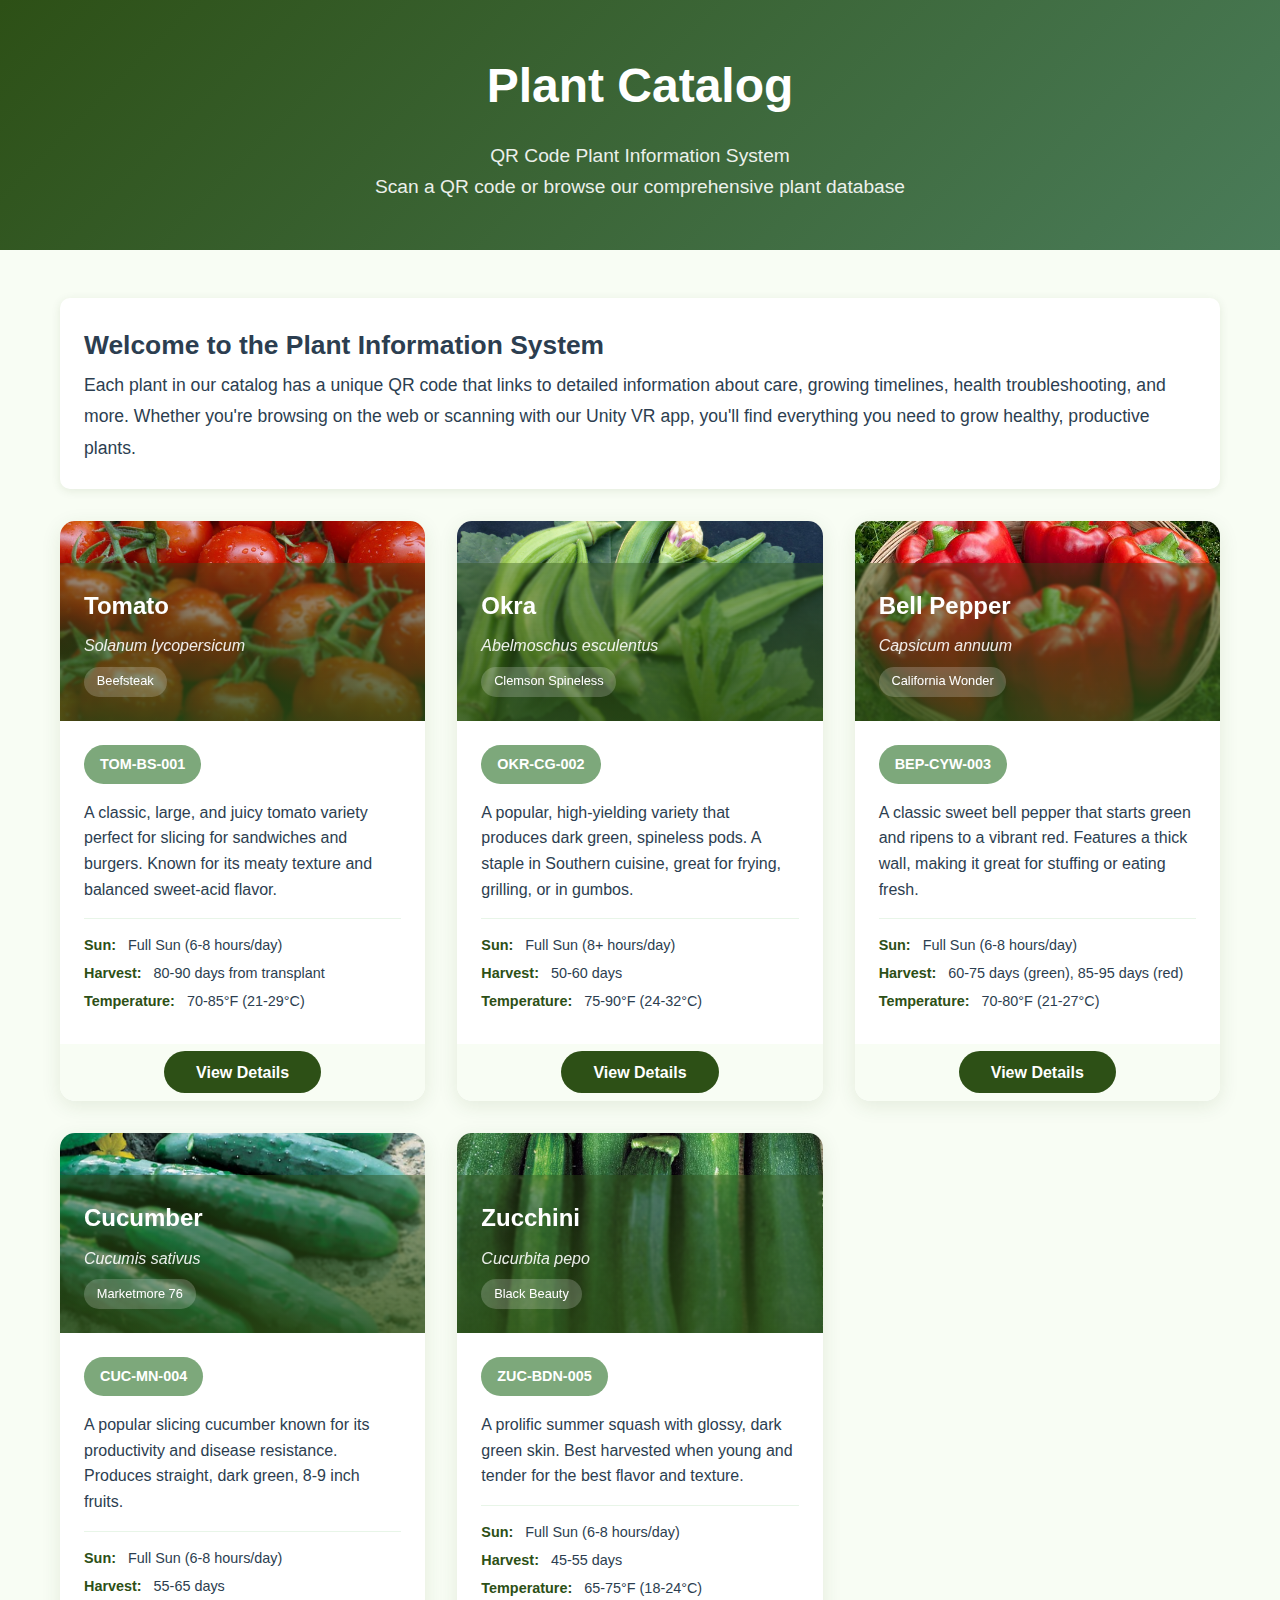
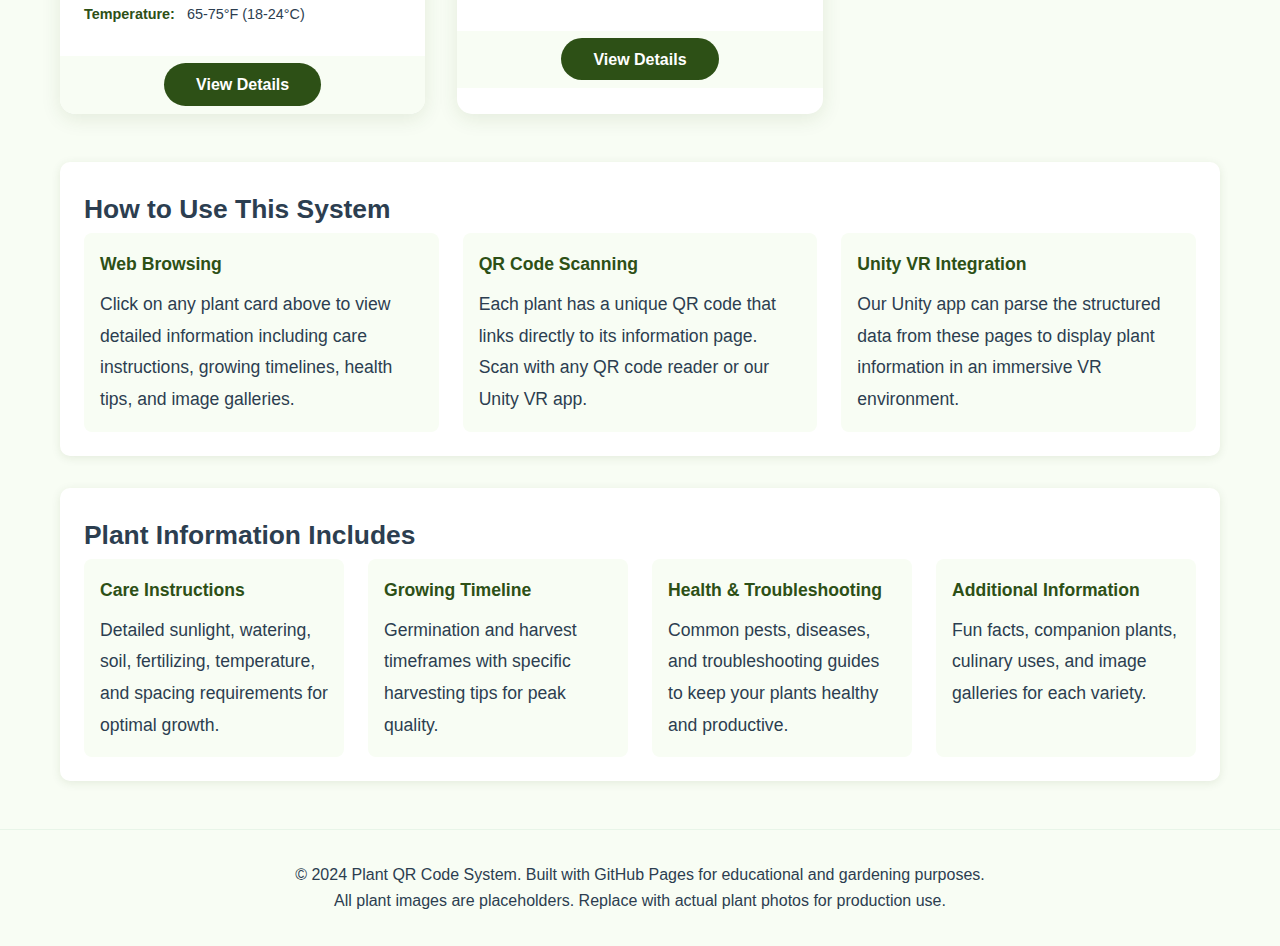
<file: index.html>
<!DOCTYPE html>
<html lang="en">
<head>
    <meta charset="UTF-8">
    <meta name="viewport" content="width=device-width, initial-scale=1.0">
    <title>Plant Catalog | QR Code Plant Information System</title>
    <meta name="description" content="Comprehensive plant information catalog featuring detailed care instructions, growing timelines, and troubleshooting guides for your garden.">
    
    <!-- Open Graph meta tags -->
    <meta property="og:title" content="Plant Catalog | QR Code Plant Information System">
    <meta property="og:description" content="Comprehensive plant information catalog featuring detailed care instructions for tomatoes, okra, bell peppers, cucumbers, and zucchini.">
    <meta property="og:type" content="website">
    <meta property="og:url" content="https://henryvu27.github.io/">
    <meta property="og:image" content="https://placehold.co/1200x630/2d5016/FFFFFF?text=Plant+Catalog">
    
    <!-- Twitter Card meta tags -->
    <meta name="twitter:card" content="summary_large_image">
    <meta name="twitter:title" content="Plant Catalog | QR Code Plant Information System">
    <meta name="twitter:description" content="Comprehensive plant information catalog with detailed care instructions.">
    <meta name="twitter:image" content="https://placehold.co/1200x630/2d5016/FFFFFF?text=Plant+Catalog">
    
    <link rel="stylesheet" href="css/plant-styles.css">
    
    <!-- JSON-LD Structured Data for the catalog -->
    <script type="application/ld+json">
    {
      "@context": "https://schema.org",
      "@type": "ItemList",
      "name": "Plant Catalog",
      "description": "Comprehensive plant information catalog with QR code integration",
      "numberOfItems": 5,
      "itemListElement": [
        {
          "@type": "ListItem",
          "position": 1,
          "item": {
            "@type": "Product",
            "identifier": "TOM-BS-001",
            "name": "Tomato - Beefsteak",
            "url": "https://henryvu27.github.io/plants/TOM-BS-001"
          }
        },
        {
          "@type": "ListItem",
          "position": 2,
          "item": {
            "@type": "Product",
            "identifier": "OKR-CG-002",
            "name": "Okra - Clemson Spineless",
            "url": "https://henryvu27.github.io/plants/OKR-CG-002"
          }
        },
        {
          "@type": "ListItem",
          "position": 3,
          "item": {
            "@type": "Product",
            "identifier": "BEP-CYW-003",
            "name": "Bell Pepper - California Wonder",
            "url": "https://henryvu27.github.io/plants/BEP-CYW-003"
          }
        },
        {
          "@type": "ListItem",
          "position": 4,
          "item": {
            "@type": "Product",
            "identifier": "CUC-MN-004",
            "name": "Cucumber - Marketmore 76",
            "url": "https://henryvu27.github.io/plants/CUC-MN-004"
          }
        },
        {
          "@type": "ListItem",
          "position": 5,
          "item": {
            "@type": "Product",
            "identifier": "ZUC-BDN-005",
            "name": "Zucchini - Black Beauty",
            "url": "https://henryvu27.github.io/plants/ZUC-BDN-005"
          }
        }
      ]
    }
    </script>
</head>
<body>
    <header class="catalog-header">
        <div class="container">
            <h1>Plant Catalog</h1>
            <p>QR Code Plant Information System</p>
            <p>Scan a QR code or browse our comprehensive plant database</p>
        </div>
    </header>

    <main class="container">
        <section class="description">
            <h2>Welcome to the Plant Information System</h2>
            <p>Each plant in our catalog has a unique QR code that links to detailed information about care, growing timelines, health troubleshooting, and more. Whether you're browsing on the web or scanning with our Unity VR app, you'll find everything you need to grow healthy, productive plants.</p>
        </section>

        <section class="plant-grid">
            <!-- Tomato - Beefsteak -->
            <div class="plant-card">
                <div class="plant-card-header" style="background-image: url('assets/images/TOM-BS-001-fruit.jpg')">
                    <div class="header-overlay">
                        <h3>Tomato</h3>
                        <div class="botanical">Solanum lycopersicum</div>
                        <div class="variety">Beefsteak</div>
                    </div>
                </div>
                <div class="plant-card-content">
                    <div class="plant-id">TOM-BS-001</div>
                    <p>A classic, large, and juicy tomato variety perfect for slicing for sandwiches and burgers. Known for its meaty texture and balanced sweet-acid flavor.</p>
                    
                    <div class="quick-info">
                        <div class="info-item">
                            <strong>Sun:</strong> Full Sun (6-8 hours/day)
                        </div>
                        <div class="info-item">
                            <strong>Harvest:</strong> 80-90 days from transplant
                        </div>
                        <div class="info-item">
                            <strong>Temperature:</strong> 70-85°F (21-29°C)
                        </div>
                    </div>
                </div>
                <div class="plant-card-footer">
                    <a href="plants/TOM-BS-001.html" class="plant-link">View Details</a>
                </div>
            </div>

            <!-- Okra - Clemson Spineless -->
            <div class="plant-card">
                <div class="plant-card-header" style="background-image: url('assets/images/OKR-CG-002-fruit.jpg')">
                    <div class="header-overlay">
                        <h3>Okra</h3>
                        <div class="botanical">Abelmoschus esculentus</div>
                        <div class="variety">Clemson Spineless</div>
                    </div>
                </div>
                <div class="plant-card-content">
                    <div class="plant-id">OKR-CG-002</div>
                    <p>A popular, high-yielding variety that produces dark green, spineless pods. A staple in Southern cuisine, great for frying, grilling, or in gumbos.</p>
                    
                    <div class="quick-info">
                        <div class="info-item">
                            <strong>Sun:</strong> Full Sun (8+ hours/day)
                        </div>
                        <div class="info-item">
                            <strong>Harvest:</strong> 50-60 days
                        </div>
                        <div class="info-item">
                            <strong>Temperature:</strong> 75-90°F (24-32°C)
                        </div>
                    </div>
                </div>
                <div class="plant-card-footer">
                    <a href="plants/OKR-CG-002.html" class="plant-link">View Details</a>
                </div>
            </div>

            <!-- Bell Pepper - California Wonder -->
            <div class="plant-card">
                <div class="plant-card-header" style="background-image: url('assets/images/BEP-CYW-003-fruit.jpg')">
                    <div class="header-overlay">
                        <h3>Bell Pepper</h3>
                        <div class="botanical">Capsicum annuum</div>
                        <div class="variety">California Wonder</div>
                    </div>
                </div>
                <div class="plant-card-content">
                    <div class="plant-id">BEP-CYW-003</div>
                    <p>A classic sweet bell pepper that starts green and ripens to a vibrant red. Features a thick wall, making it great for stuffing or eating fresh.</p>
                    
                    <div class="quick-info">
                        <div class="info-item">
                            <strong>Sun:</strong> Full Sun (6-8 hours/day)
                        </div>
                        <div class="info-item">
                            <strong>Harvest:</strong> 60-75 days (green), 85-95 days (red)
                        </div>
                        <div class="info-item">
                            <strong>Temperature:</strong> 70-80°F (21-27°C)
                        </div>
                    </div>
                </div>
                <div class="plant-card-footer">
                    <a href="plants/BEP-CYW-003.html" class="plant-link">View Details</a>
                </div>
            </div>

            <!-- Cucumber - Marketmore 76 -->
            <div class="plant-card">
                <div class="plant-card-header" style="background-image: url('assets/images/CUC-MN-004-fruit.jpg')">
                    <div class="header-overlay">
                        <h3>Cucumber</h3>
                        <div class="botanical">Cucumis sativus</div>
                        <div class="variety">Marketmore 76</div>
                    </div>
                </div>
                <div class="plant-card-content">
                    <div class="plant-id">CUC-MN-004</div>
                    <p>A popular slicing cucumber known for its productivity and disease resistance. Produces straight, dark green, 8-9 inch fruits.</p>
                    
                    <div class="quick-info">
                        <div class="info-item">
                            <strong>Sun:</strong> Full Sun (6-8 hours/day)
                        </div>
                        <div class="info-item">
                            <strong>Harvest:</strong> 55-65 days
                        </div>
                        <div class="info-item">
                            <strong>Temperature:</strong> 65-75°F (18-24°C)
                        </div>
                    </div>
                </div>
                <div class="plant-card-footer">
                    <a href="plants/CUC-MN-004.html" class="plant-link">View Details</a>
                </div>
            </div>

            <!-- Zucchini - Black Beauty -->
            <div class="plant-card">
                <div class="plant-card-header" style="background-image: url('assets/images/ZUC-BDN-005-fruit.jpg')">
                    <div class="header-overlay">
                        <h3>Zucchini</h3>
                        <div class="botanical">Cucurbita pepo</div>
                        <div class="variety">Black Beauty</div>
                    </div>
                </div>
                <div class="plant-card-content">
                    <div class="plant-id">ZUC-BDN-005</div>
                    <p>A prolific summer squash with glossy, dark green skin. Best harvested when young and tender for the best flavor and texture.</p>
                    
                    <div class="quick-info">
                        <div class="info-item">
                            <strong>Sun:</strong> Full Sun (6-8 hours/day)
                        </div>
                        <div class="info-item">
                            <strong>Harvest:</strong> 45-55 days
                        </div>
                        <div class="info-item">
                            <strong>Temperature:</strong> 65-75°F (18-24°C)
                        </div>
                    </div>
                </div>
                <div class="plant-card-footer">
                    <a href="plants/ZUC-BDN-005.html" class="plant-link">View Details</a>
                </div>
            </div>
        </section>

        <section class="description">
            <h2>How to Use This System</h2>
            <div class="additional-grid">
                <div class="info-block">
                    <h4>Web Browsing</h4>
                    <p>Click on any plant card above to view detailed information including care instructions, growing timelines, health tips, and image galleries.</p>
                </div>
                <div class="info-block">
                    <h4>QR Code Scanning</h4>
                    <p>Each plant has a unique QR code that links directly to its information page. Scan with any QR code reader or our Unity VR app.</p>
                </div>
                <div class="info-block">
                    <h4>Unity VR Integration</h4>
                    <p>Our Unity app can parse the structured data from these pages to display plant information in an immersive VR environment.</p>
                </div>
            </div>
        </section>

        <section class="description">
            <h2>Plant Information Includes</h2>
            <div class="additional-grid">
                <div class="info-block">
                    <h4>Care Instructions</h4>
                    <p>Detailed sunlight, watering, soil, fertilizing, temperature, and spacing requirements for optimal growth.</p>
                </div>
                <div class="info-block">
                    <h4>Growing Timeline</h4>
                    <p>Germination and harvest timeframes with specific harvesting tips for peak quality.</p>
                </div>
                <div class="info-block">
                    <h4>Health & Troubleshooting</h4>
                    <p>Common pests, diseases, and troubleshooting guides to keep your plants healthy and productive.</p>
                </div>
                <div class="info-block">
                    <h4>Additional Information</h4>
                    <p>Fun facts, companion plants, culinary uses, and image galleries for each variety.</p>
                </div>
            </div>
        </section>
    </main>

    <footer style="text-align: center; padding: 2rem 0; margin-top: 3rem; border-top: 1px solid var(--border-light);">
        <div class="container">
            <p>&copy; 2024 Plant QR Code System. Built with GitHub Pages for educational and gardening purposes.</p>
            <p>All plant images are placeholders. Replace with actual plant photos for production use.</p>
        </div>
    </footer>

    <script>
        // Simple script to add some interactivity
        document.addEventListener('DOMContentLoaded', function() {
            // Add hover effects to plant cards
            const plantCards = document.querySelectorAll('.plant-card');
            
            plantCards.forEach(card => {
                card.addEventListener('mouseenter', function() {
                    this.style.transform = 'translateY(-5px)';
                });
                
                card.addEventListener('mouseleave', function() {
                    this.style.transform = 'translateY(0)';
                });
            });
            
            // Add smooth scroll behavior for anchor links
            document.querySelectorAll('a[href^="#"]').forEach(anchor => {
                anchor.addEventListener('click', function (e) {
                    e.preventDefault();
                    document.querySelector(this.getAttribute('href')).scrollIntoView({
                        behavior: 'smooth'
                    });
                });
            });
        });
    </script>
</body>
</html>
</file>
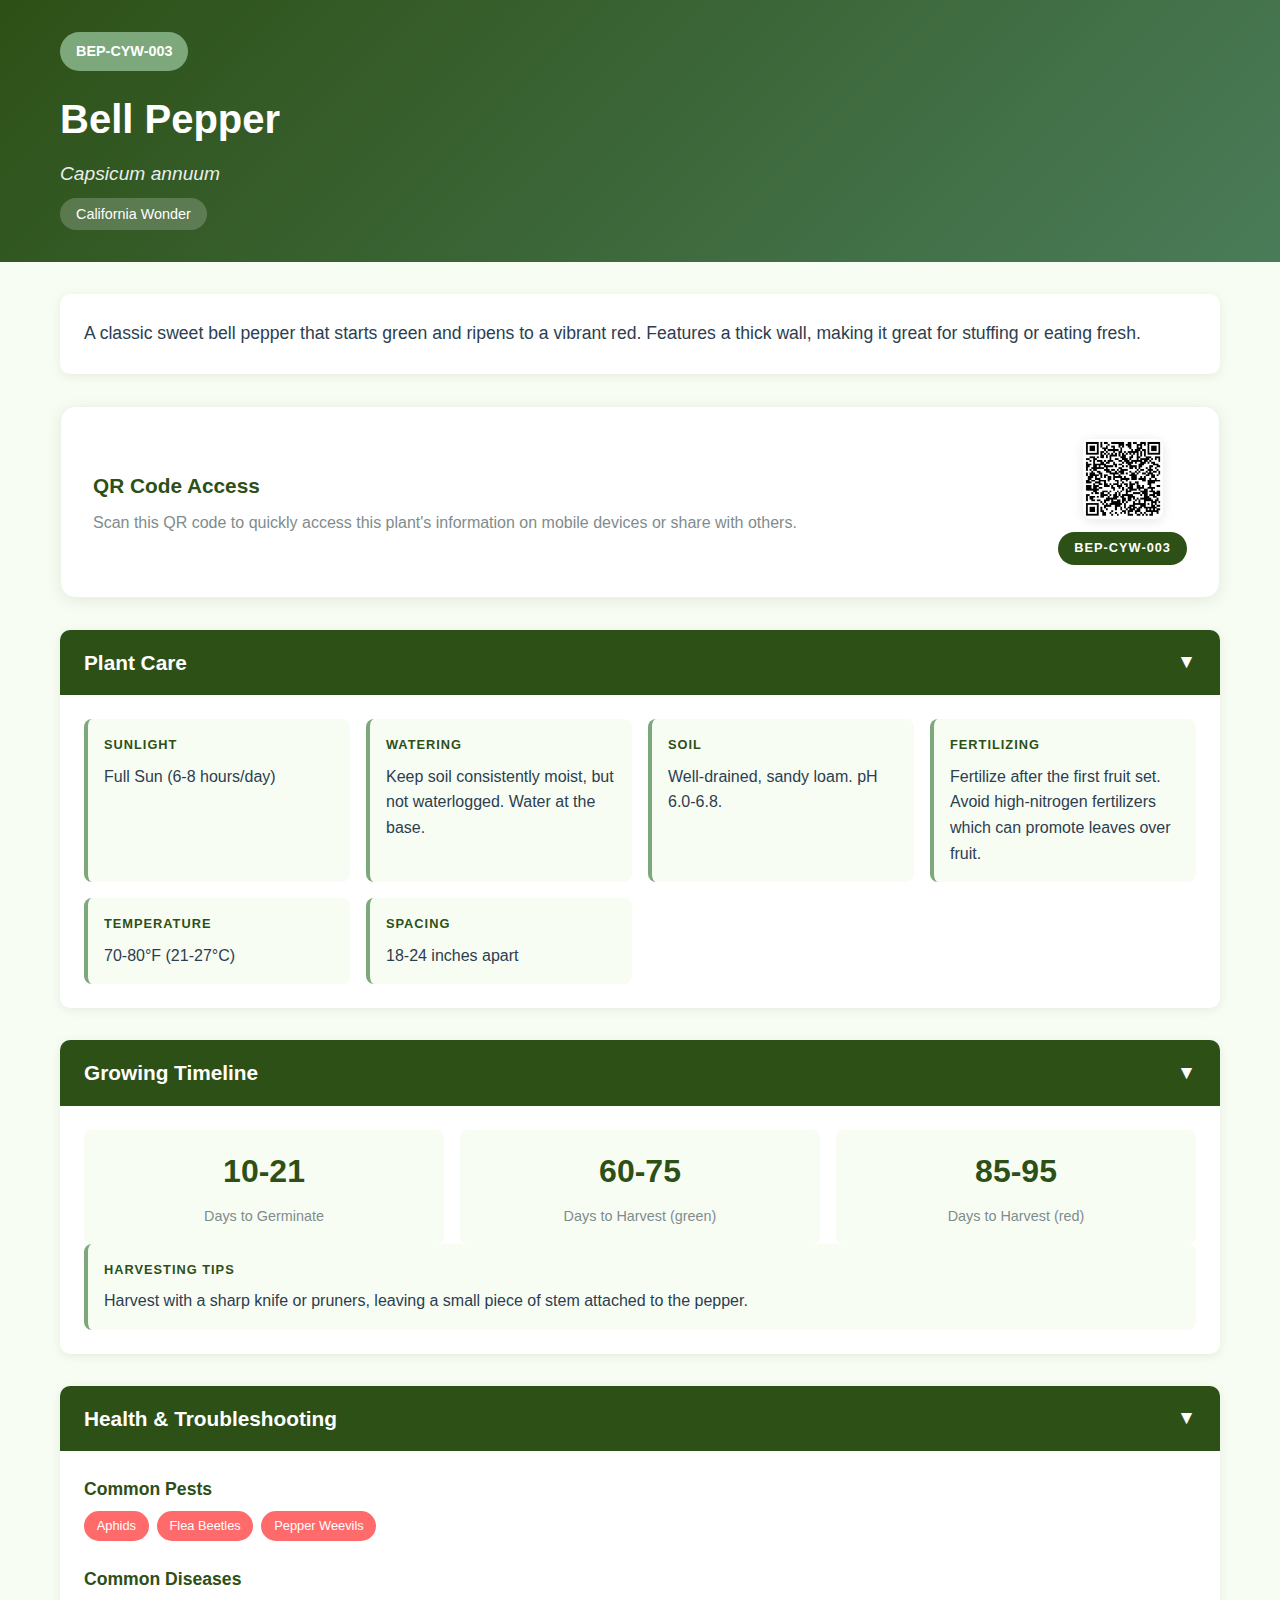
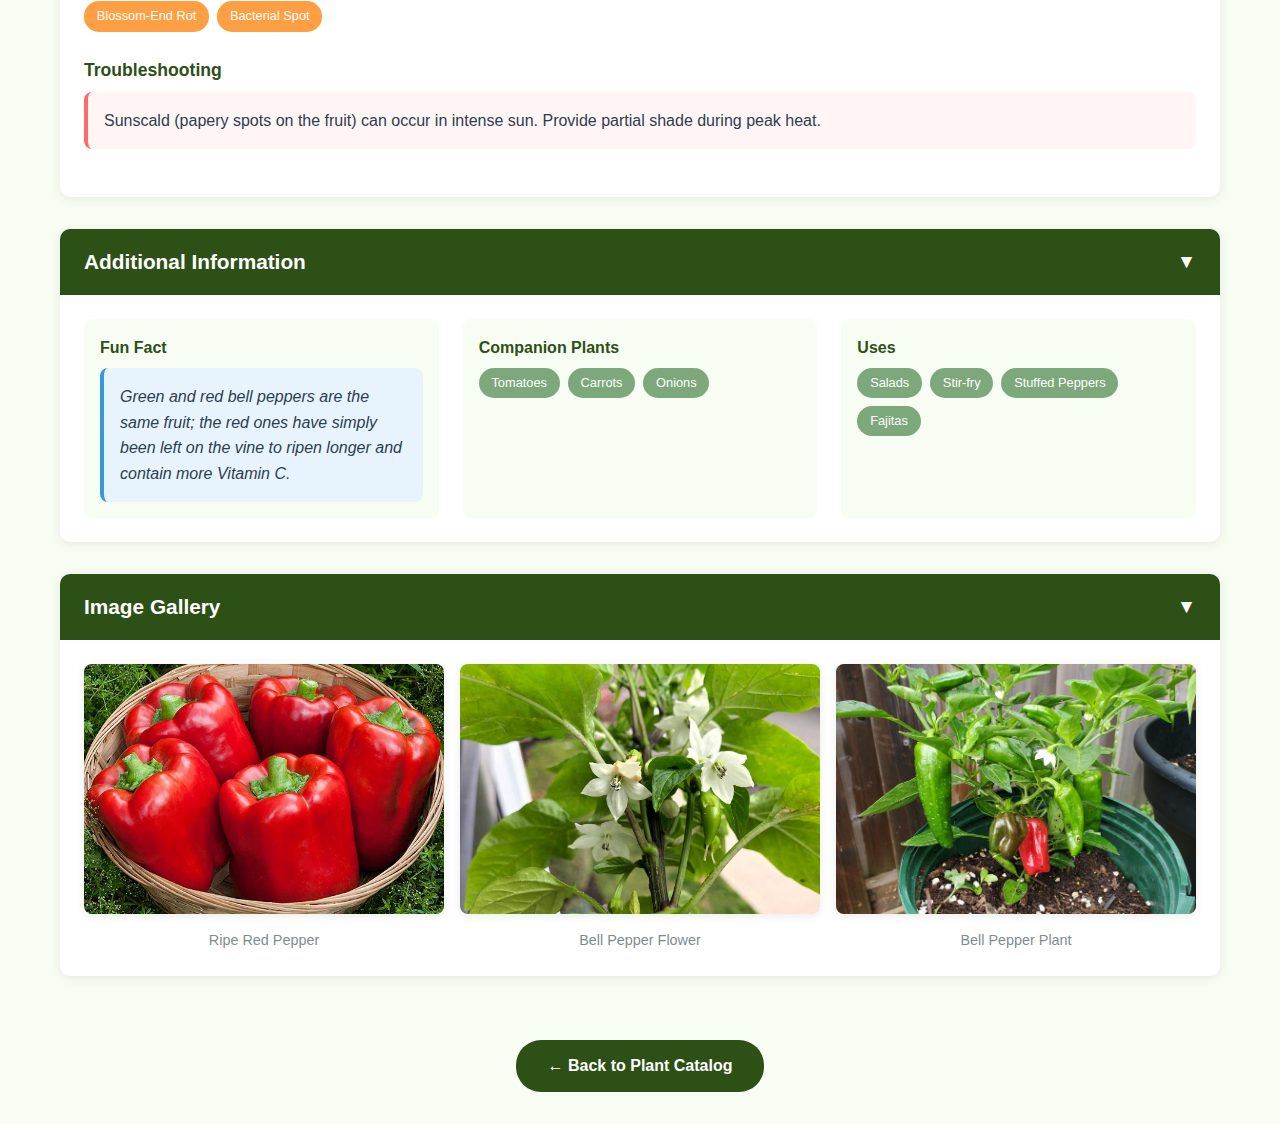
<file: plants/BEP-CYW-003.html>
<!DOCTYPE html>
<html lang="en">
<head>
    <meta charset="UTF-8">
    <meta name="viewport" content="width=device-width, initial-scale=1.0">
    <title>Bell Pepper - California Wonder (BEP-CYW-003) | Plant Information</title>
    <meta name="description" content="A classic sweet bell pepper that starts green and ripens to a vibrant red. Features a thick wall, making it great for stuffing or eating fresh.">
    
    <!-- Open Graph meta tags -->
    <meta property="og:title" content="Bell Pepper - California Wonder (BEP-CYW-003)">
    <meta property="og:description" content="A classic sweet bell pepper that starts green and ripens to a vibrant red. Features a thick wall, making it great for stuffing or eating fresh.">
    <meta property="og:type" content="website">
    <meta property="og:url" content="https://henryvu27.github.io/plants/BEP-CYW-003">
    <meta property="og:image" content="https://henryvu27.github.io/assets/images/BEP-CYW-003-fruit.jpg">
    
    <!-- Twitter Card meta tags -->
    <meta name="twitter:card" content="summary_large_image">
    <meta name="twitter:title" content="Bell Pepper - California Wonder (BEP-CYW-003)">
    <meta name="twitter:description" content="A classic sweet bell pepper that starts green and ripens to a vibrant red.">
    <meta name="twitter:image" content="https://henryvu27.github.io/assets/images/BEP-CYW-003-fruit.jpg">
    
    <link rel="stylesheet" href="../css/plant-styles.css">
    
    <!-- JSON-LD Structured Data for Unity parsing -->
    <script type="application/ld+json">
    {
      "@context": "https://schema.org",
      "@type": "Product",
      "identifier": "BEP-CYW-003",
      "name": "Bell Pepper - California Wonder",
      "botanicalName": "Capsicum annuum",
      "variety": "California Wonder",
      "description": "A classic sweet bell pepper that starts green and ripens to a vibrant red. Features a thick wall, making it great for stuffing or eating fresh.",
      "plantCare": {
        "sunlight": "Full Sun (6-8 hours/day)",
        "watering": "Keep soil consistently moist, but not waterlogged. Water at the base.",
        "soil": "Well-drained, sandy loam. pH 6.0-6.8.",
        "fertilizing": "Fertilize after the first fruit set. Avoid high-nitrogen fertilizers which can promote leaves over fruit.",
        "idealTemperature": "70-80°F (21-27°C)",
        "spacing": "18-24 inches apart"
      },
      "timeline": {
        "daysToGerminate": "10-21 days",
        "daysToHarvest": "60-75 days (green), 85-95 days (red)",
        "harvestingTips": "Harvest with a sharp knife or pruners, leaving a small piece of stem attached to the pepper."
      },
      "health": {
        "commonPests": ["Aphids", "Flea Beetles", "Pepper Weevils"],
        "commonDiseases": ["Blossom-End Rot", "Bacterial Spot"],
        "troubleshooting": "Sunscald (papery spots on the fruit) can occur in intense sun. Provide partial shade during peak heat."
      },
      "additionalInfo": {
        "funFact": "Green and red bell peppers are the same fruit; the red ones have simply been left on the vine to ripen longer and contain more Vitamin C.",
        "companionPlants": ["Tomatoes", "Carrots", "Onions"],
        "uses": ["Salads", "Stir-fry", "Stuffed Peppers", "Fajitas"]
      },
      "image": [
        {
          "url": "../assets/images/BEP-CYW-003-fruit.jpg",
          "caption": "Ripe Red Pepper"
        },
        {
          "url": "../assets/images/BEP-CYW-003-flower.jpg",
          "caption": "Bell Pepper Flower"
        },
        {
          "url": "../assets/images/BEP-CYW-003-plant.jpg",
          "caption": "Bell Pepper Plant"
        }
      ]
    }
    </script>
</head>
<body>
    <header class="plant-header">
        <div class="container">
            <div class="plant-id">BEP-CYW-003</div>
            <h1>Bell Pepper</h1>
            <div class="botanical-name">Capsicum annuum</div>
            <div class="variety">California Wonder</div>
        </div>
    </header>

    <main class="container">
        <section class="description">
            A classic sweet bell pepper that starts green and ripens to a vibrant red. Features a thick wall, making it great for stuffing or eating fresh.
        </section>

        <section class="qr-section-detail">
            <div class="qr-container">
                <div class="qr-info">
                    <h3>QR Code Access</h3>
                    <p>Scan this QR code to quickly access this plant's information on mobile devices or share with others.</p>
                </div>
                <div class="qr-display">
                    <img src="../assets/qrcodes/BEP-CYW-003.png" alt="QR Code for Bell Pepper - California Wonder" class="qr-large">
                    <div class="qr-id">BEP-CYW-003</div>
                </div>
            </div>
        </section>

        <section class="plant-section">
            <div class="section-header" onclick="toggleSection('care')">
                <span>Plant Care</span>
                <span class="toggle-icon">▼</span>
            </div>
            <div class="section-content" id="care">
                <div class="care-grid">
                    <div class="care-item">
                        <div class="care-label">Sunlight</div>
                        <div class="care-value">Full Sun (6-8 hours/day)</div>
                    </div>
                    <div class="care-item">
                        <div class="care-label">Watering</div>
                        <div class="care-value">Keep soil consistently moist, but not waterlogged. Water at the base.</div>
                    </div>
                    <div class="care-item">
                        <div class="care-label">Soil</div>
                        <div class="care-value">Well-drained, sandy loam. pH 6.0-6.8.</div>
                    </div>
                    <div class="care-item">
                        <div class="care-label">Fertilizing</div>
                        <div class="care-value">Fertilize after the first fruit set. Avoid high-nitrogen fertilizers which can promote leaves over fruit.</div>
                    </div>
                    <div class="care-item">
                        <div class="care-label">Temperature</div>
                        <div class="care-value">70-80°F (21-27°C)</div>
                    </div>
                    <div class="care-item">
                        <div class="care-label">Spacing</div>
                        <div class="care-value">18-24 inches apart</div>
                    </div>
                </div>
            </div>
        </section>

        <section class="plant-section">
            <div class="section-header" onclick="toggleSection('timeline')">
                <span>Growing Timeline</span>
                <span class="toggle-icon">▼</span>
            </div>
            <div class="section-content" id="timeline">
                <div class="timeline-grid">
                    <div class="timeline-item">
                        <span class="timeline-number">10-21</span>
                        <div class="timeline-label">Days to Germinate</div>
                    </div>
                    <div class="timeline-item">
                        <span class="timeline-number">60-75</span>
                        <div class="timeline-label">Days to Harvest (green)</div>
                    </div>
                    <div class="timeline-item">
                        <span class="timeline-number">85-95</span>
                        <div class="timeline-label">Days to Harvest (red)</div>
                    </div>
                </div>
                <div class="care-item">
                    <div class="care-label">Harvesting Tips</div>
                    <div class="care-value">Harvest with a sharp knife or pruners, leaving a small piece of stem attached to the pepper.</div>
                </div>
            </div>
        </section>

        <section class="plant-section">
            <div class="section-header" onclick="toggleSection('health')">
                <span>Health & Troubleshooting</span>
                <span class="toggle-icon">▼</span>
            </div>
            <div class="section-content" id="health">
                <div class="health-category">
                    <h4>Common Pests</h4>
                    <div class="pest-list">
                        <span class="pest-tag">Aphids</span>
                        <span class="pest-tag">Flea Beetles</span>
                        <span class="pest-tag">Pepper Weevils</span>
                    </div>
                </div>
                <div class="health-category">
                    <h4>Common Diseases</h4>
                    <div class="disease-list">
                        <span class="disease-tag">Blossom-End Rot</span>
                        <span class="disease-tag">Bacterial Spot</span>
                    </div>
                </div>
                <div class="health-category">
                    <h4>Troubleshooting</h4>
                    <div class="troubleshooting">
                        Sunscald (papery spots on the fruit) can occur in intense sun. Provide partial shade during peak heat.
                    </div>
                </div>
            </div>
        </section>

        <section class="plant-section">
            <div class="section-header" onclick="toggleSection('additional')">
                <span>Additional Information</span>
                <span class="toggle-icon">▼</span>
            </div>
            <div class="section-content" id="additional">
                <div class="additional-grid">
                    <div class="info-block">
                        <h4>Fun Fact</h4>
                        <div class="fun-fact">
                            Green and red bell peppers are the same fruit; the red ones have simply been left on the vine to ripen longer and contain more Vitamin C.
                        </div>
                    </div>
                    <div class="info-block">
                        <h4>Companion Plants</h4>
                        <div class="companion-plants">
                            <span class="companion-tag">Tomatoes</span>
                            <span class="companion-tag">Carrots</span>
                            <span class="companion-tag">Onions</span>
                        </div>
                    </div>
                    <div class="info-block">
                        <h4>Uses</h4>
                        <div class="uses">
                            <span class="use-tag">Salads</span>
                            <span class="use-tag">Stir-fry</span>
                            <span class="use-tag">Stuffed Peppers</span>
                            <span class="use-tag">Fajitas</span>
                        </div>
                    </div>
                </div>
            </div>
        </section>

        <section class="plant-section">
            <div class="section-header" onclick="toggleSection('gallery')">
                <span>Image Gallery</span>
                <span class="toggle-icon">▼</span>
            </div>
            <div class="section-content" id="gallery">
                <div class="image-gallery">
                    <div class="gallery-item">
                        <img src="../assets/images/BEP-CYW-003-fruit.jpg" alt="Ripe Red Pepper">
                        <div class="gallery-caption">Ripe Red Pepper</div>
                    </div>
                    <div class="gallery-item">
                        <img src="../assets/images/BEP-CYW-003-flower.jpg" alt="Bell Pepper Flower">
                        <div class="gallery-caption">Bell Pepper Flower</div>
                    </div>
                    <div class="gallery-item">
                        <img src="../assets/images/BEP-CYW-003-plant.jpg" alt="Bell Pepper Plant">
                        <div class="gallery-caption">Bell Pepper Plant</div>
                    </div>
                </div>
            </div>
        </section>

        <nav class="nav-links">
            <a href="../index.html" class="btn">← Back to Plant Catalog</a>
        </nav>
    </main>

    <script>
        function toggleSection(sectionId) {
            const content = document.getElementById(sectionId);
            const icon = content.previousElementSibling.querySelector('.toggle-icon');
            
            if (content.classList.contains('collapsed')) {
                content.classList.remove('collapsed');
                icon.textContent = '▼';
            } else {
                content.classList.add('collapsed');
                icon.textContent = '▶';
            }
        }
    </script>
</body>
</html>
</file>
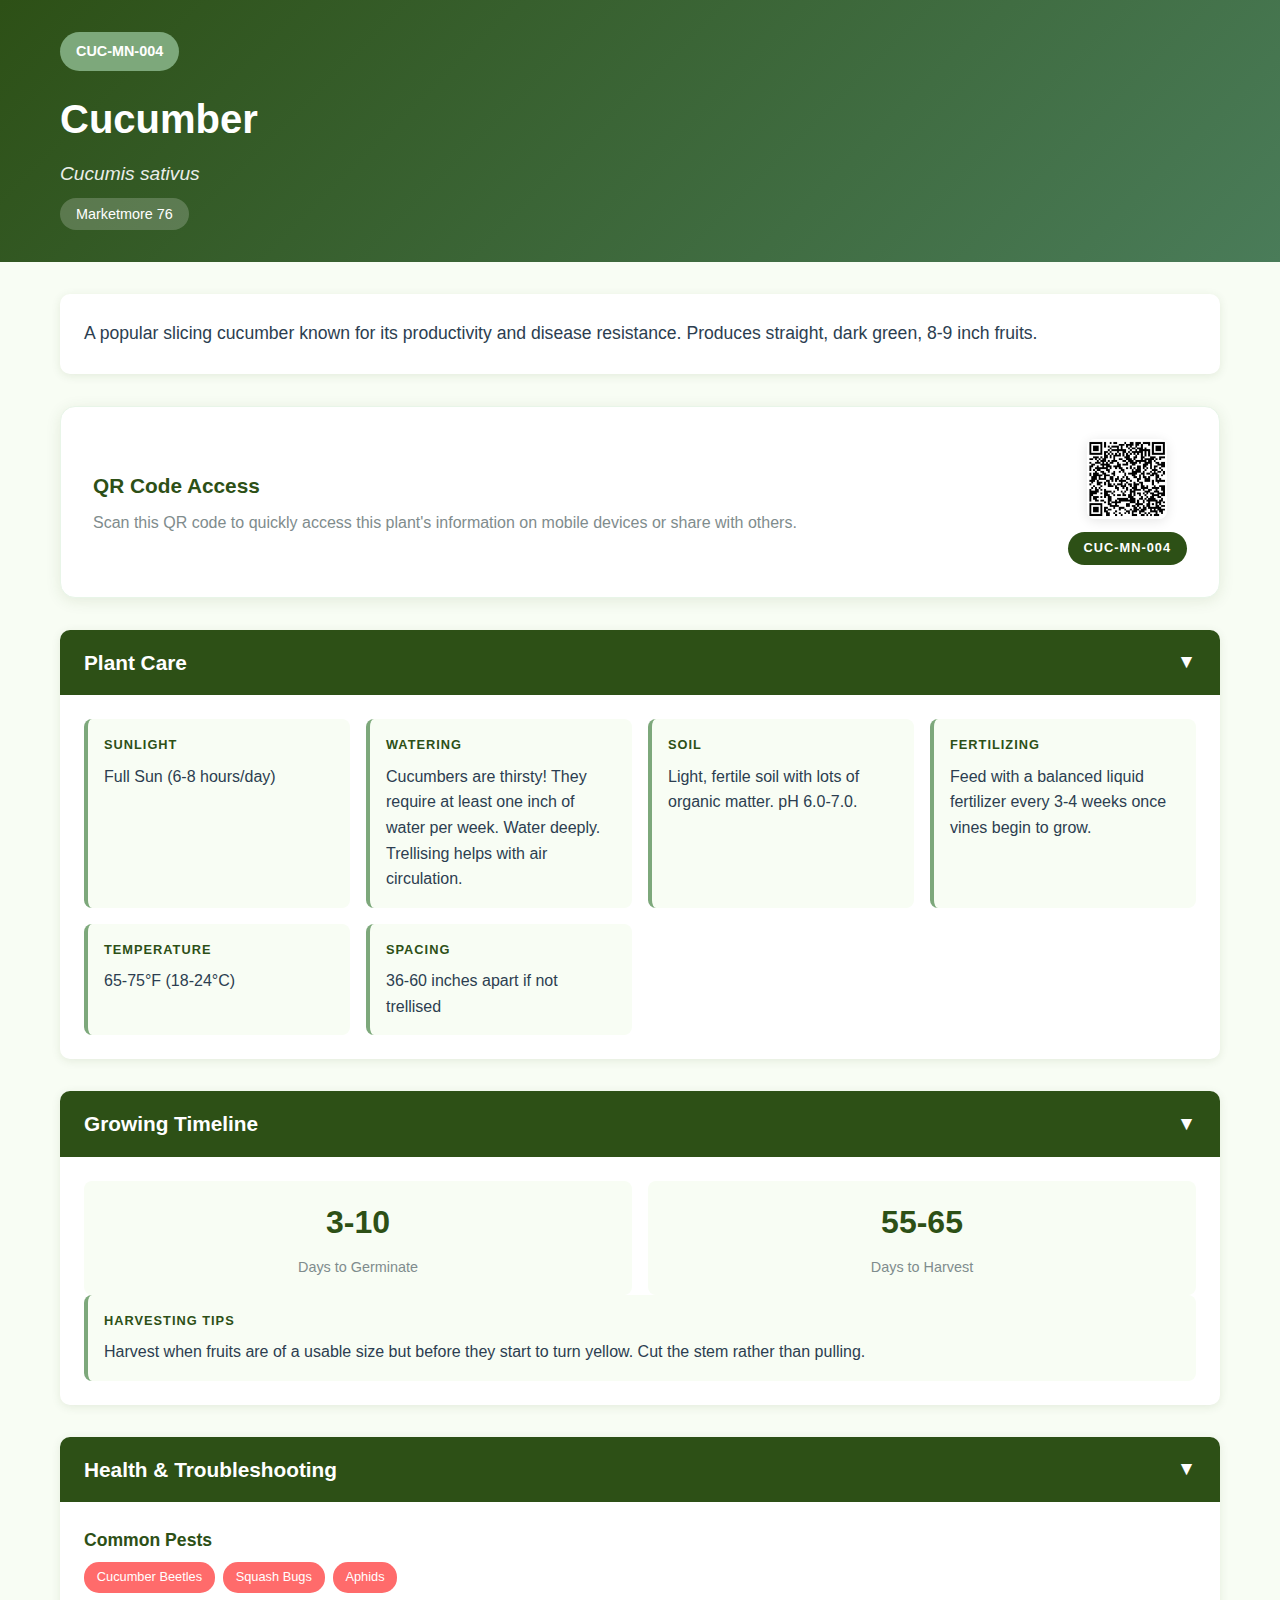
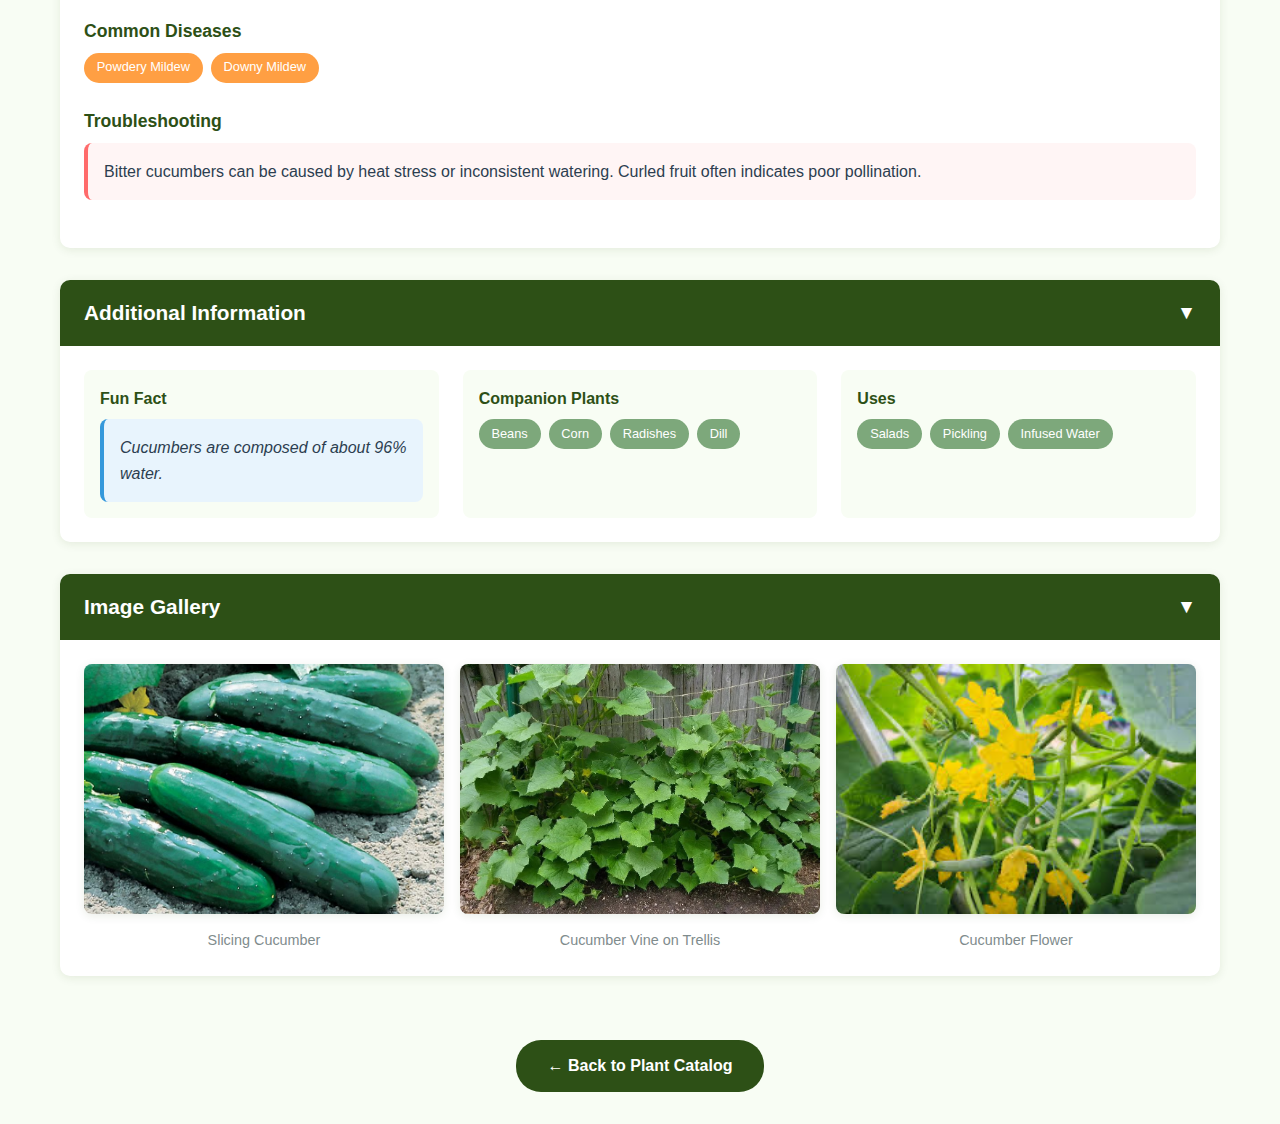
<file: plants/CUC-MN-004.html>
<!DOCTYPE html>
<html lang="en">
<head>
    <meta charset="UTF-8">
    <meta name="viewport" content="width=device-width, initial-scale=1.0">
    <title>Cucumber - Marketmore 76 (CUC-MN-004) | Plant Information</title>
    <meta name="description" content="A popular slicing cucumber known for its productivity and disease resistance. Produces straight, dark green, 8-9 inch fruits.">
    
    <!-- Open Graph meta tags -->
    <meta property="og:title" content="Cucumber - Marketmore 76 (CUC-MN-004)">
    <meta property="og:description" content="A popular slicing cucumber known for its productivity and disease resistance. Produces straight, dark green, 8-9 inch fruits.">
    <meta property="og:type" content="website">
    <meta property="og:url" content="https://henryvu27.github.io/plants/CUC-MN-004">
    <meta property="og:image" content="https://henryvu27.github.io/assets/images/CUC-MN-004-fruit.jpg">
    
    <!-- Twitter Card meta tags -->
    <meta name="twitter:card" content="summary_large_image">
    <meta name="twitter:title" content="Cucumber - Marketmore 76 (CUC-MN-004)">
    <meta name="twitter:description" content="A popular slicing cucumber known for its productivity and disease resistance.">
    <meta name="twitter:image" content="https://henryvu27.github.io/assets/images/CUC-MN-004-fruit.jpg">
    
    <link rel="stylesheet" href="../css/plant-styles.css">
    
    <!-- JSON-LD Structured Data for Unity parsing -->
    <script type="application/ld+json">
    {
      "@context": "https://schema.org",
      "@type": "Product",
      "identifier": "CUC-MN-004",
      "name": "Cucumber - Marketmore 76",
      "botanicalName": "Cucumis sativus",
      "variety": "Marketmore 76",
      "description": "A popular slicing cucumber known for its productivity and disease resistance. Produces straight, dark green, 8-9 inch fruits.",
      "plantCare": {
        "sunlight": "Full Sun (6-8 hours/day)",
        "watering": "Cucumbers are thirsty! They require at least one inch of water per week. Water deeply. Trellising helps with air circulation.",
        "soil": "Light, fertile soil with lots of organic matter. pH 6.0-7.0.",
        "fertilizing": "Feed with a balanced liquid fertilizer every 3-4 weeks once vines begin to grow.",
        "idealTemperature": "65-75°F (18-24°C)",
        "spacing": "36-60 inches apart if not trellised"
      },
      "timeline": {
        "daysToGerminate": "3-10 days",
        "daysToHarvest": "55-65 days",
        "harvestingTips": "Harvest when fruits are of a usable size but before they start to turn yellow. Cut the stem rather than pulling."
      },
      "health": {
        "commonPests": ["Cucumber Beetles", "Squash Bugs", "Aphids"],
        "commonDiseases": ["Powdery Mildew", "Downy Mildew"],
        "troubleshooting": "Bitter cucumbers can be caused by heat stress or inconsistent watering. Curled fruit often indicates poor pollination."
      },
      "additionalInfo": {
        "funFact": "Cucumbers are composed of about 96% water.",
        "companionPlants": ["Beans", "Corn", "Radishes", "Dill"],
        "uses": ["Salads", "Pickling", "Infused Water"]
      },
      "image": [
        {
          "url": "../assets/images/CUC-MN-004-fruit.jpg",
          "caption": "Slicing Cucumber"
        },
        {
          "url": "../assets/images/CUC-MN-004-plant.jpg",
          "caption": "Cucumber Vine on Trellis"
        },
        {
          "url": "../assets/images/CUC-MN-004-flower.jpg",
          "caption": "Cucumber Flower"
        }
      ]
    }
    </script>
</head>
<body>
    <header class="plant-header">
        <div class="container">
            <div class="plant-id">CUC-MN-004</div>
            <h1>Cucumber</h1>
            <div class="botanical-name">Cucumis sativus</div>
            <div class="variety">Marketmore 76</div>
        </div>
    </header>

    <main class="container">
        <section class="description">
            A popular slicing cucumber known for its productivity and disease resistance. Produces straight, dark green, 8-9 inch fruits.
        </section>

        <section class="qr-section-detail">
            <div class="qr-container">
                <div class="qr-info">
                    <h3>QR Code Access</h3>
                    <p>Scan this QR code to quickly access this plant's information on mobile devices or share with others.</p>
                </div>
                <div class="qr-display">
                    <img src="../assets/qrcodes/CUC-MN-004.png" alt="QR Code for Cucumber - Marketmore 76" class="qr-large">
                    <div class="qr-id">CUC-MN-004</div>
                </div>
            </div>
        </section>

        <section class="plant-section">
            <div class="section-header" onclick="toggleSection('care')">
                <span>Plant Care</span>
                <span class="toggle-icon">▼</span>
            </div>
            <div class="section-content" id="care">
                <div class="care-grid">
                    <div class="care-item">
                        <div class="care-label">Sunlight</div>
                        <div class="care-value">Full Sun (6-8 hours/day)</div>
                    </div>
                    <div class="care-item">
                        <div class="care-label">Watering</div>
                        <div class="care-value">Cucumbers are thirsty! They require at least one inch of water per week. Water deeply. Trellising helps with air circulation.</div>
                    </div>
                    <div class="care-item">
                        <div class="care-label">Soil</div>
                        <div class="care-value">Light, fertile soil with lots of organic matter. pH 6.0-7.0.</div>
                    </div>
                    <div class="care-item">
                        <div class="care-label">Fertilizing</div>
                        <div class="care-value">Feed with a balanced liquid fertilizer every 3-4 weeks once vines begin to grow.</div>
                    </div>
                    <div class="care-item">
                        <div class="care-label">Temperature</div>
                        <div class="care-value">65-75°F (18-24°C)</div>
                    </div>
                    <div class="care-item">
                        <div class="care-label">Spacing</div>
                        <div class="care-value">36-60 inches apart if not trellised</div>
                    </div>
                </div>
            </div>
        </section>

        <section class="plant-section">
            <div class="section-header" onclick="toggleSection('timeline')">
                <span>Growing Timeline</span>
                <span class="toggle-icon">▼</span>
            </div>
            <div class="section-content" id="timeline">
                <div class="timeline-grid">
                    <div class="timeline-item">
                        <span class="timeline-number">3-10</span>
                        <div class="timeline-label">Days to Germinate</div>
                    </div>
                    <div class="timeline-item">
                        <span class="timeline-number">55-65</span>
                        <div class="timeline-label">Days to Harvest</div>
                    </div>
                </div>
                <div class="care-item">
                    <div class="care-label">Harvesting Tips</div>
                    <div class="care-value">Harvest when fruits are of a usable size but before they start to turn yellow. Cut the stem rather than pulling.</div>
                </div>
            </div>
        </section>

        <section class="plant-section">
            <div class="section-header" onclick="toggleSection('health')">
                <span>Health & Troubleshooting</span>
                <span class="toggle-icon">▼</span>
            </div>
            <div class="section-content" id="health">
                <div class="health-category">
                    <h4>Common Pests</h4>
                    <div class="pest-list">
                        <span class="pest-tag">Cucumber Beetles</span>
                        <span class="pest-tag">Squash Bugs</span>
                        <span class="pest-tag">Aphids</span>
                    </div>
                </div>
                <div class="health-category">
                    <h4>Common Diseases</h4>
                    <div class="disease-list">
                        <span class="disease-tag">Powdery Mildew</span>
                        <span class="disease-tag">Downy Mildew</span>
                    </div>
                </div>
                <div class="health-category">
                    <h4>Troubleshooting</h4>
                    <div class="troubleshooting">
                        Bitter cucumbers can be caused by heat stress or inconsistent watering. Curled fruit often indicates poor pollination.
                    </div>
                </div>
            </div>
        </section>

        <section class="plant-section">
            <div class="section-header" onclick="toggleSection('additional')">
                <span>Additional Information</span>
                <span class="toggle-icon">▼</span>
            </div>
            <div class="section-content" id="additional">
                <div class="additional-grid">
                    <div class="info-block">
                        <h4>Fun Fact</h4>
                        <div class="fun-fact">
                            Cucumbers are composed of about 96% water.
                        </div>
                    </div>
                    <div class="info-block">
                        <h4>Companion Plants</h4>
                        <div class="companion-plants">
                            <span class="companion-tag">Beans</span>
                            <span class="companion-tag">Corn</span>
                            <span class="companion-tag">Radishes</span>
                            <span class="companion-tag">Dill</span>
                        </div>
                    </div>
                    <div class="info-block">
                        <h4>Uses</h4>
                        <div class="uses">
                            <span class="use-tag">Salads</span>
                            <span class="use-tag">Pickling</span>
                            <span class="use-tag">Infused Water</span>
                        </div>
                    </div>
                </div>
            </div>
        </section>

        <section class="plant-section">
            <div class="section-header" onclick="toggleSection('gallery')">
                <span>Image Gallery</span>
                <span class="toggle-icon">▼</span>
            </div>
            <div class="section-content" id="gallery">
                <div class="image-gallery">
                    <div class="gallery-item">
                        <img src="../assets/images/CUC-MN-004-fruit.jpg" alt="Slicing Cucumber">
                        <div class="gallery-caption">Slicing Cucumber</div>
                    </div>
                    <div class="gallery-item">
                        <img src="../assets/images/CUC-MN-004-plant.jpg" alt="Cucumber Vine on Trellis">
                        <div class="gallery-caption">Cucumber Vine on Trellis</div>
                    </div>
                    <div class="gallery-item">
                        <img src="../assets/images/CUC-MN-004-flower.jpg" alt="Cucumber Flower">
                        <div class="gallery-caption">Cucumber Flower</div>
                    </div>
                </div>
            </div>
        </section>

        <nav class="nav-links">
            <a href="../index.html" class="btn">← Back to Plant Catalog</a>
        </nav>
    </main>

    <script>
        function toggleSection(sectionId) {
            const content = document.getElementById(sectionId);
            const icon = content.previousElementSibling.querySelector('.toggle-icon');
            
            if (content.classList.contains('collapsed')) {
                content.classList.remove('collapsed');
                icon.textContent = '▼';
            } else {
                content.classList.add('collapsed');
                icon.textContent = '▶';
            }
        }
    </script>
</body>
</html>
</file>
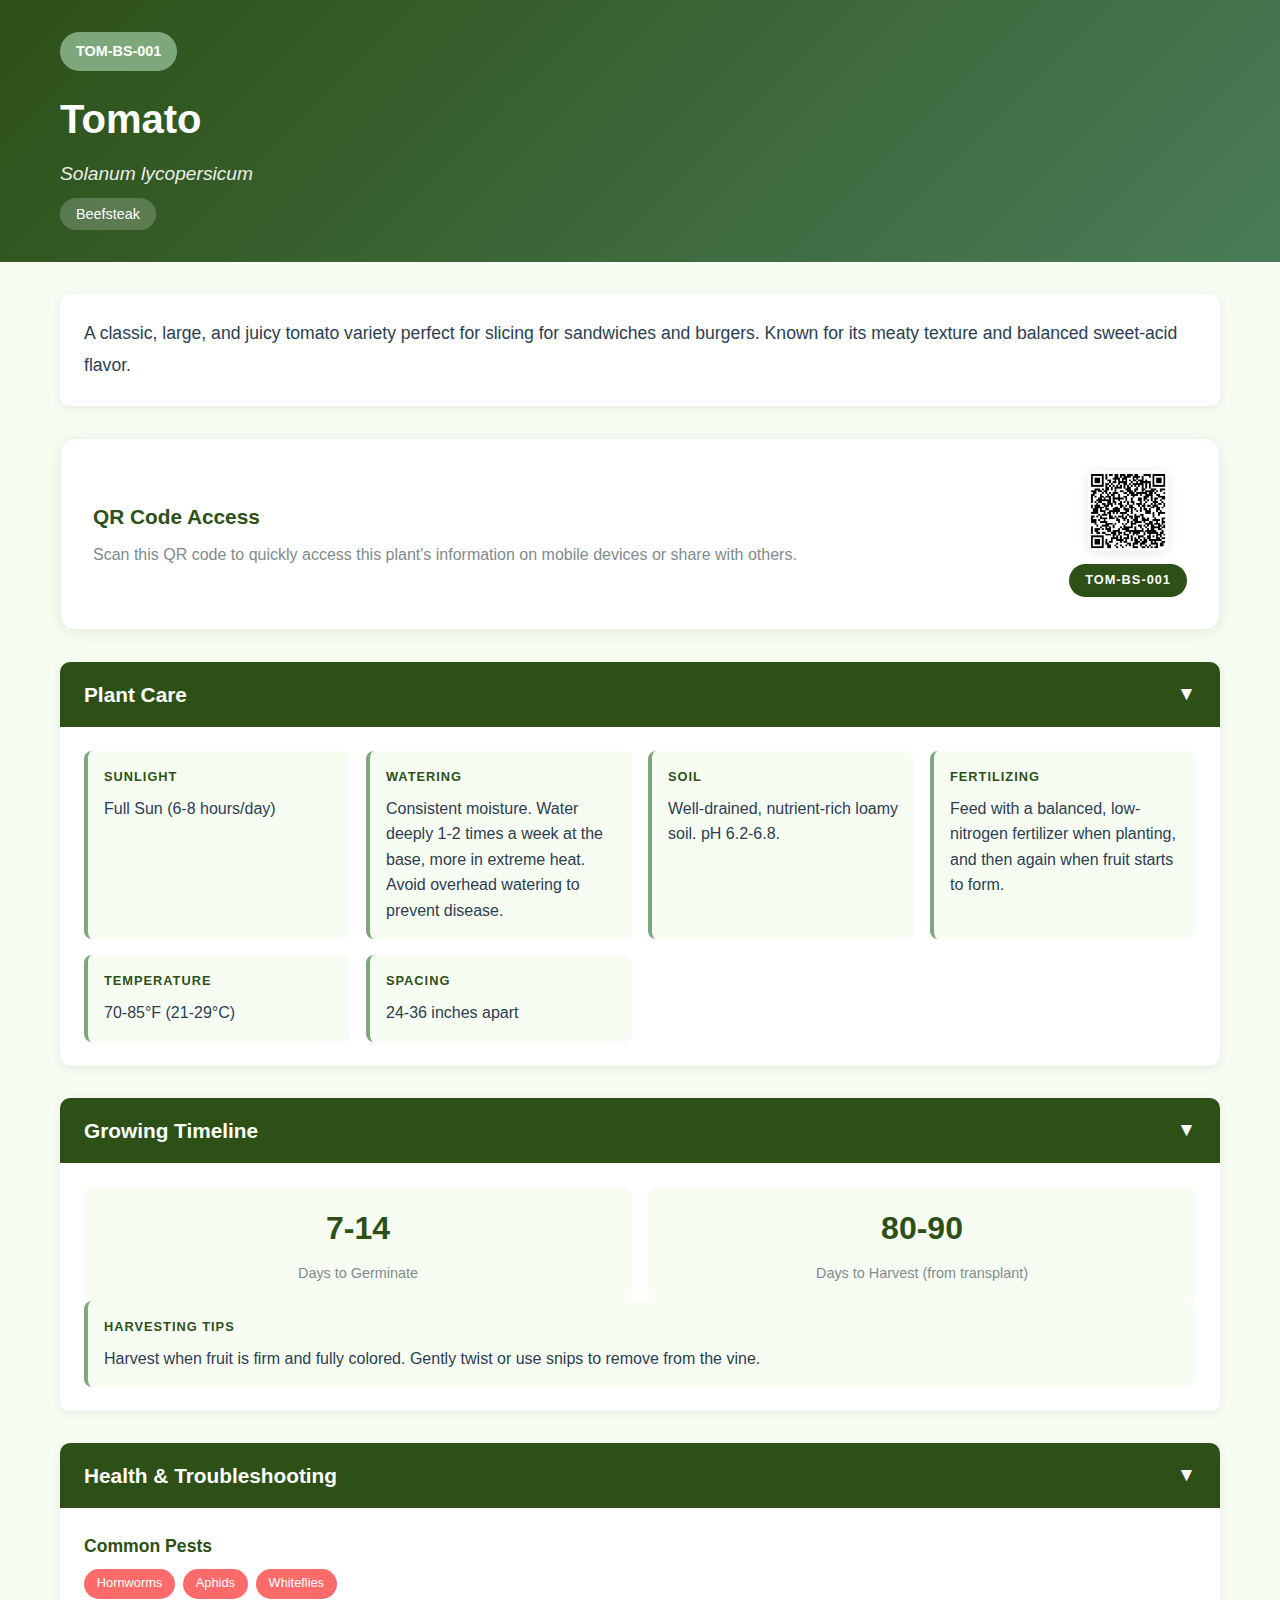
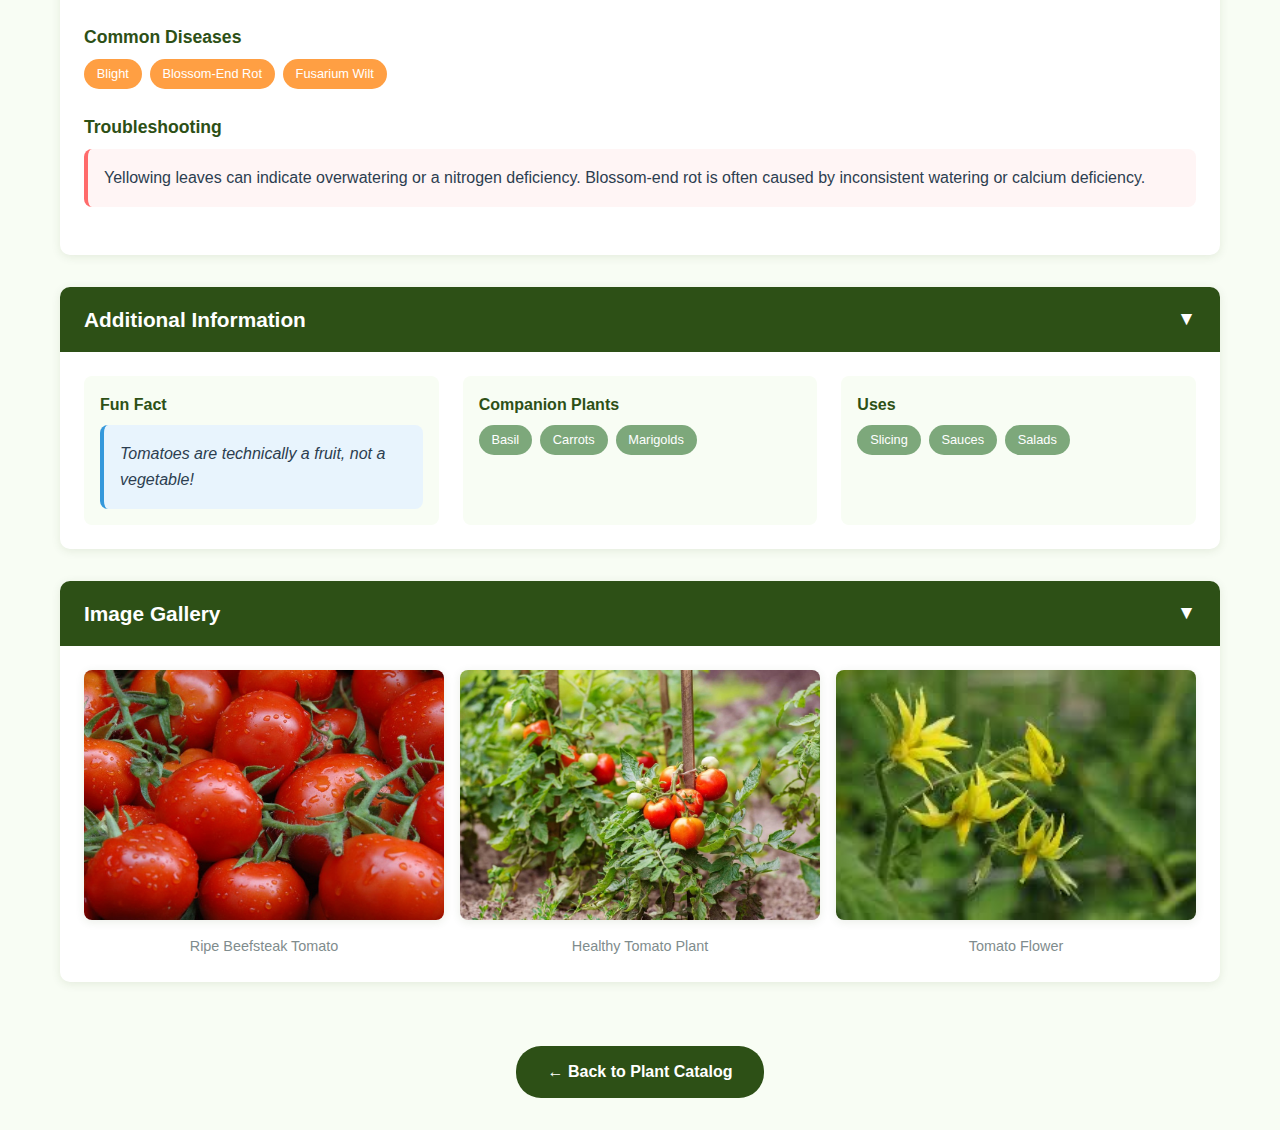
<file: plants/TOM-BS-001.html>
<!DOCTYPE html>
<html lang="en">
<head>
    <meta charset="UTF-8">
    <meta name="viewport" content="width=device-width, initial-scale=1.0">
    <title>Tomato - Beefsteak (TOM-BS-001) | Plant Information</title>
    <meta name="description" content="A classic, large, and juicy tomato variety perfect for slicing for sandwiches and burgers. Known for its meaty texture and balanced sweet-acid flavor.">
    
    <!-- Open Graph meta tags -->
    <meta property="og:title" content="Tomato - Beefsteak (TOM-BS-001)">
    <meta property="og:description" content="A classic, large, and juicy tomato variety perfect for slicing for sandwiches and burgers. Known for its meaty texture and balanced sweet-acid flavor.">
    <meta property="og:type" content="website">
    <meta property="og:url" content="https://henryvu27.github.io/plants/TOM-BS-001">
    <meta property="og:image" content="https://henryvu27.github.io/assets/images/TOM-BS-001-fruit.jpg">
    
    <!-- Twitter Card meta tags -->
    <meta name="twitter:card" content="summary_large_image">
    <meta name="twitter:title" content="Tomato - Beefsteak (TOM-BS-001)">
    <meta name="twitter:description" content="A classic, large, and juicy tomato variety perfect for slicing for sandwiches and burgers.">
    <meta name="twitter:image" content="https://henryvu27.github.io/assets/images/TOM-BS-001-fruit.jpg">
    
    <link rel="stylesheet" href="../css/plant-styles.css">
    
    <!-- JSON-LD Structured Data for Unity parsing -->
    <script type="application/ld+json">
    {
      "@context": "https://schema.org",
      "@type": "Product",
      "identifier": "TOM-BS-001",
      "name": "Tomato - Beefsteak",
      "botanicalName": "Solanum lycopersicum",
      "variety": "Beefsteak",
      "description": "A classic, large, and juicy tomato variety perfect for slicing for sandwiches and burgers. Known for its meaty texture and balanced sweet-acid flavor.",
      "plantCare": {
        "sunlight": "Full Sun (6-8 hours/day)",
        "watering": "Consistent moisture. Water deeply 1-2 times a week at the base, more in extreme heat. Avoid overhead watering to prevent disease.",
        "soil": "Well-drained, nutrient-rich loamy soil. pH 6.2-6.8.",
        "fertilizing": "Feed with a balanced, low-nitrogen fertilizer when planting, and then again when fruit starts to form.",
        "idealTemperature": "70-85°F (21-29°C)",
        "spacing": "24-36 inches apart"
      },
      "timeline": {
        "daysToGerminate": "7-14 days",
        "daysToHarvest": "80-90 days from transplant",
        "harvestingTips": "Harvest when fruit is firm and fully colored. Gently twist or use snips to remove from the vine."
      },
      "health": {
        "commonPests": ["Hornworms", "Aphids", "Whiteflies"],
        "commonDiseases": ["Blight", "Blossom-End Rot", "Fusarium Wilt"],
        "troubleshooting": "Yellowing leaves can indicate overwatering or a nitrogen deficiency. Blossom-end rot is often caused by inconsistent watering or calcium deficiency."
      },
      "additionalInfo": {
        "funFact": "Tomatoes are technically a fruit, not a vegetable!",
        "companionPlants": ["Basil", "Carrots", "Marigolds"],
        "uses": ["Slicing", "Sauces", "Salads"]
      },
      "image": [
        {
          "url": "../assets/images/TOM-BS-001-fruit.jpg",
          "caption": "Ripe Beefsteak Tomato"
        },
        {
          "url": "../assets/images/TOM-BS-001-plant.jpg",
          "caption": "Healthy Tomato Plant"
        },
        {
          "url": "../assets/images/TOM-BS-001-flower.jpg",
          "caption": "Tomato Flower"
        }
      ]
    }
    </script>
</head>
<body>
    <header class="plant-header">
        <div class="container">
            <div class="plant-id">TOM-BS-001</div>
            <h1>Tomato</h1>
            <div class="botanical-name">Solanum lycopersicum</div>
            <div class="variety">Beefsteak</div>
        </div>
    </header>

    <main class="container">
        <section class="description">
            A classic, large, and juicy tomato variety perfect for slicing for sandwiches and burgers. Known for its meaty texture and balanced sweet-acid flavor.
        </section>

        <section class="qr-section-detail">
            <div class="qr-container">
                <div class="qr-info">
                    <h3>QR Code Access</h3>
                    <p>Scan this QR code to quickly access this plant's information on mobile devices or share with others.</p>
                </div>
                <div class="qr-display">
                    <img src="../assets/qrcodes/TOM-BS-001.png" alt="QR Code for Tomato - Beefsteak" class="qr-large">
                    <div class="qr-id">TOM-BS-001</div>
                </div>
            </div>
        </section>

        <section class="plant-section">
            <div class="section-header" onclick="toggleSection('care')">
                <span>Plant Care</span>
                <span class="toggle-icon">▼</span>
            </div>
            <div class="section-content" id="care">
                <div class="care-grid">
                    <div class="care-item">
                        <div class="care-label">Sunlight</div>
                        <div class="care-value">Full Sun (6-8 hours/day)</div>
                    </div>
                    <div class="care-item">
                        <div class="care-label">Watering</div>
                        <div class="care-value">Consistent moisture. Water deeply 1-2 times a week at the base, more in extreme heat. Avoid overhead watering to prevent disease.</div>
                    </div>
                    <div class="care-item">
                        <div class="care-label">Soil</div>
                        <div class="care-value">Well-drained, nutrient-rich loamy soil. pH 6.2-6.8.</div>
                    </div>
                    <div class="care-item">
                        <div class="care-label">Fertilizing</div>
                        <div class="care-value">Feed with a balanced, low-nitrogen fertilizer when planting, and then again when fruit starts to form.</div>
                    </div>
                    <div class="care-item">
                        <div class="care-label">Temperature</div>
                        <div class="care-value">70-85°F (21-29°C)</div>
                    </div>
                    <div class="care-item">
                        <div class="care-label">Spacing</div>
                        <div class="care-value">24-36 inches apart</div>
                    </div>
                </div>
            </div>
        </section>

        <section class="plant-section">
            <div class="section-header" onclick="toggleSection('timeline')">
                <span>Growing Timeline</span>
                <span class="toggle-icon">▼</span>
            </div>
            <div class="section-content" id="timeline">
                <div class="timeline-grid">
                    <div class="timeline-item">
                        <span class="timeline-number">7-14</span>
                        <div class="timeline-label">Days to Germinate</div>
                    </div>
                    <div class="timeline-item">
                        <span class="timeline-number">80-90</span>
                        <div class="timeline-label">Days to Harvest (from transplant)</div>
                    </div>
                </div>
                <div class="care-item">
                    <div class="care-label">Harvesting Tips</div>
                    <div class="care-value">Harvest when fruit is firm and fully colored. Gently twist or use snips to remove from the vine.</div>
                </div>
            </div>
        </section>

        <section class="plant-section">
            <div class="section-header" onclick="toggleSection('health')">
                <span>Health & Troubleshooting</span>
                <span class="toggle-icon">▼</span>
            </div>
            <div class="section-content" id="health">
                <div class="health-category">
                    <h4>Common Pests</h4>
                    <div class="pest-list">
                        <span class="pest-tag">Hornworms</span>
                        <span class="pest-tag">Aphids</span>
                        <span class="pest-tag">Whiteflies</span>
                    </div>
                </div>
                <div class="health-category">
                    <h4>Common Diseases</h4>
                    <div class="disease-list">
                        <span class="disease-tag">Blight</span>
                        <span class="disease-tag">Blossom-End Rot</span>
                        <span class="disease-tag">Fusarium Wilt</span>
                    </div>
                </div>
                <div class="health-category">
                    <h4>Troubleshooting</h4>
                    <div class="troubleshooting">
                        Yellowing leaves can indicate overwatering or a nitrogen deficiency. Blossom-end rot is often caused by inconsistent watering or calcium deficiency.
                    </div>
                </div>
            </div>
        </section>

        <section class="plant-section">
            <div class="section-header" onclick="toggleSection('additional')">
                <span>Additional Information</span>
                <span class="toggle-icon">▼</span>
            </div>
            <div class="section-content" id="additional">
                <div class="additional-grid">
                    <div class="info-block">
                        <h4>Fun Fact</h4>
                        <div class="fun-fact">
                            Tomatoes are technically a fruit, not a vegetable!
                        </div>
                    </div>
                    <div class="info-block">
                        <h4>Companion Plants</h4>
                        <div class="companion-plants">
                            <span class="companion-tag">Basil</span>
                            <span class="companion-tag">Carrots</span>
                            <span class="companion-tag">Marigolds</span>
                        </div>
                    </div>
                    <div class="info-block">
                        <h4>Uses</h4>
                        <div class="uses">
                            <span class="use-tag">Slicing</span>
                            <span class="use-tag">Sauces</span>
                            <span class="use-tag">Salads</span>
                        </div>
                    </div>
                </div>
            </div>
        </section>

        <section class="plant-section">
            <div class="section-header" onclick="toggleSection('gallery')">
                <span>Image Gallery</span>
                <span class="toggle-icon">▼</span>
            </div>
            <div class="section-content" id="gallery">
                <div class="image-gallery">
                    <div class="gallery-item">
                        <img src="../assets/images/TOM-BS-001-fruit.jpg" alt="Ripe Beefsteak Tomato">
                        <div class="gallery-caption">Ripe Beefsteak Tomato</div>
                    </div>
                    <div class="gallery-item">
                        <img src="../assets/images/TOM-BS-001-plant.jpg" alt="Healthy Tomato Plant">
                        <div class="gallery-caption">Healthy Tomato Plant</div>
                    </div>
                    <div class="gallery-item">
                        <img src="../assets/images/TOM-BS-001-flower.jpg" alt="Tomato Flower">
                        <div class="gallery-caption">Tomato Flower</div>
                    </div>
                </div>
            </div>
        </section>

        <nav class="nav-links">
            <a href="../index.html" class="btn">← Back to Plant Catalog</a>
        </nav>
    </main>

    <script>
        function toggleSection(sectionId) {
            const content = document.getElementById(sectionId);
            const icon = content.previousElementSibling.querySelector('.toggle-icon');
            
            if (content.classList.contains('collapsed')) {
                content.classList.remove('collapsed');
                icon.textContent = '▼';
            } else {
                content.classList.add('collapsed');
                icon.textContent = '▶';
            }
        }
    </script>
</body>
</html>
</file>
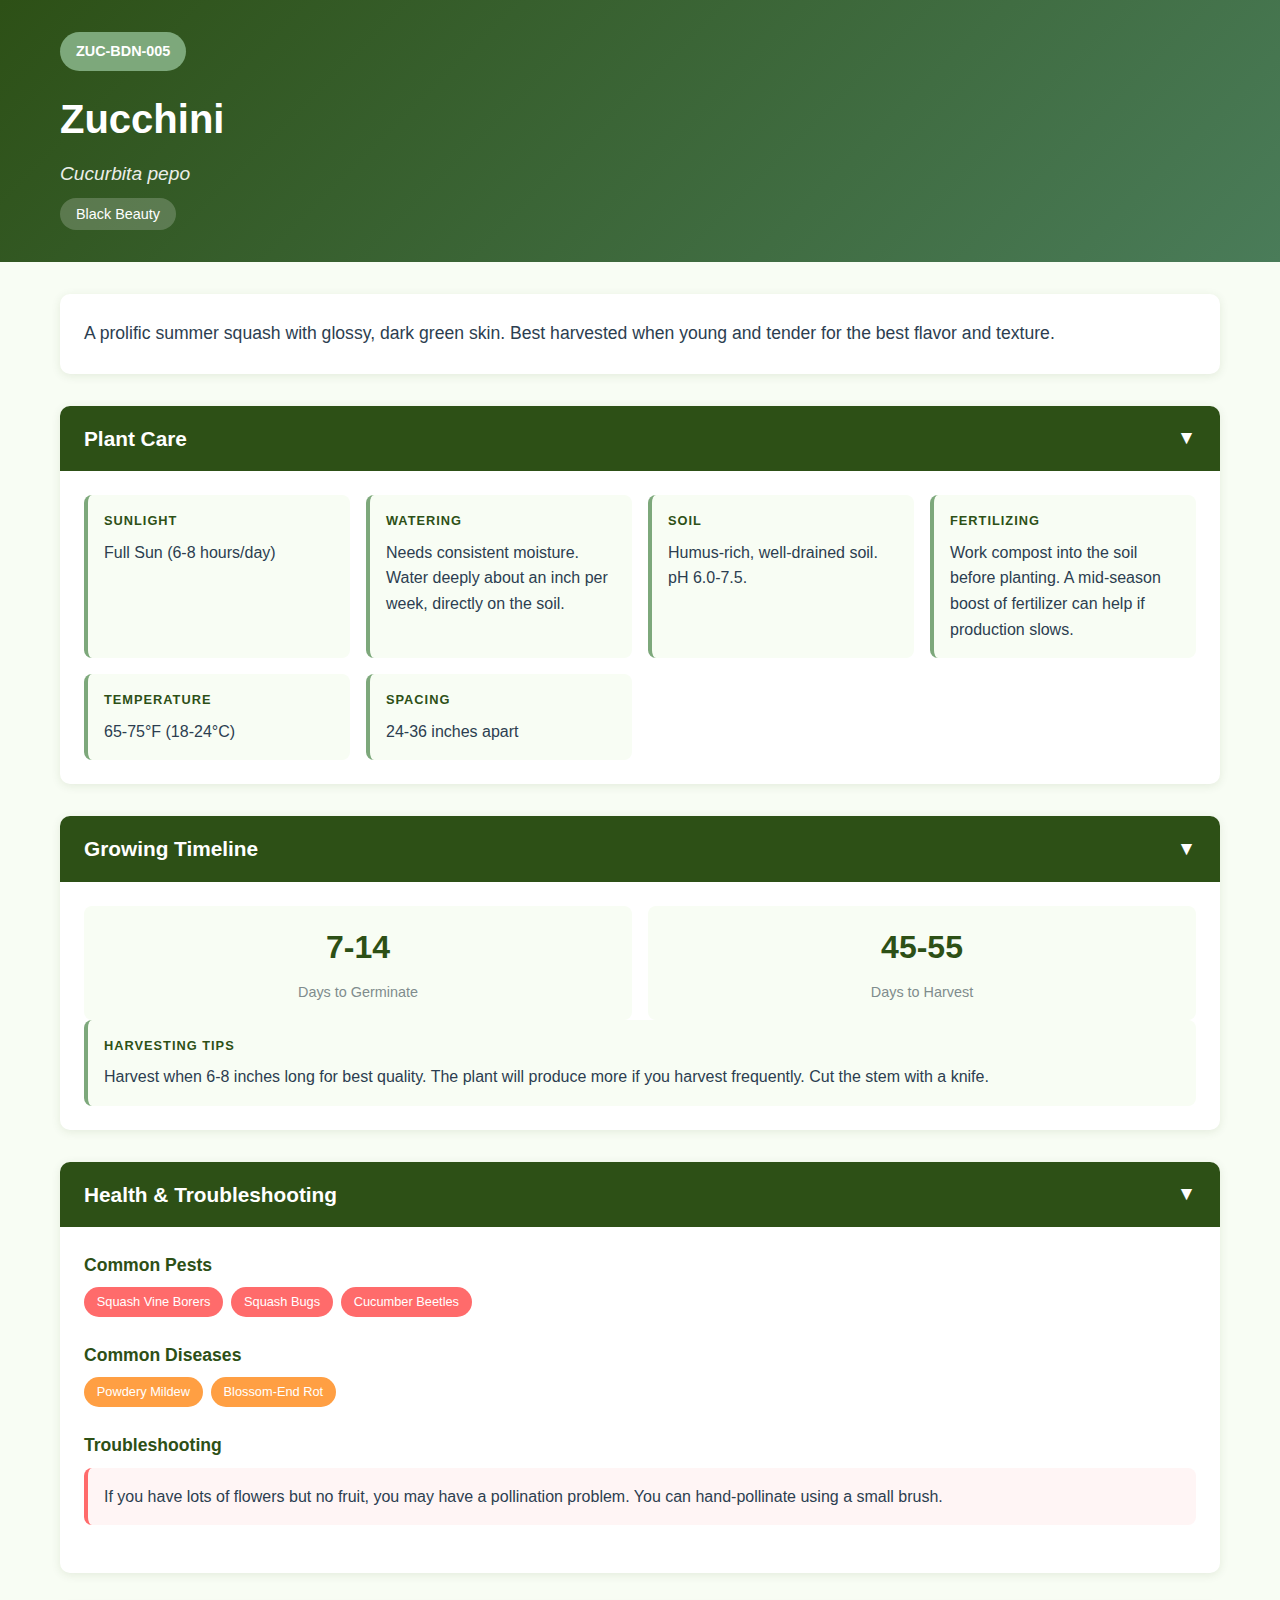
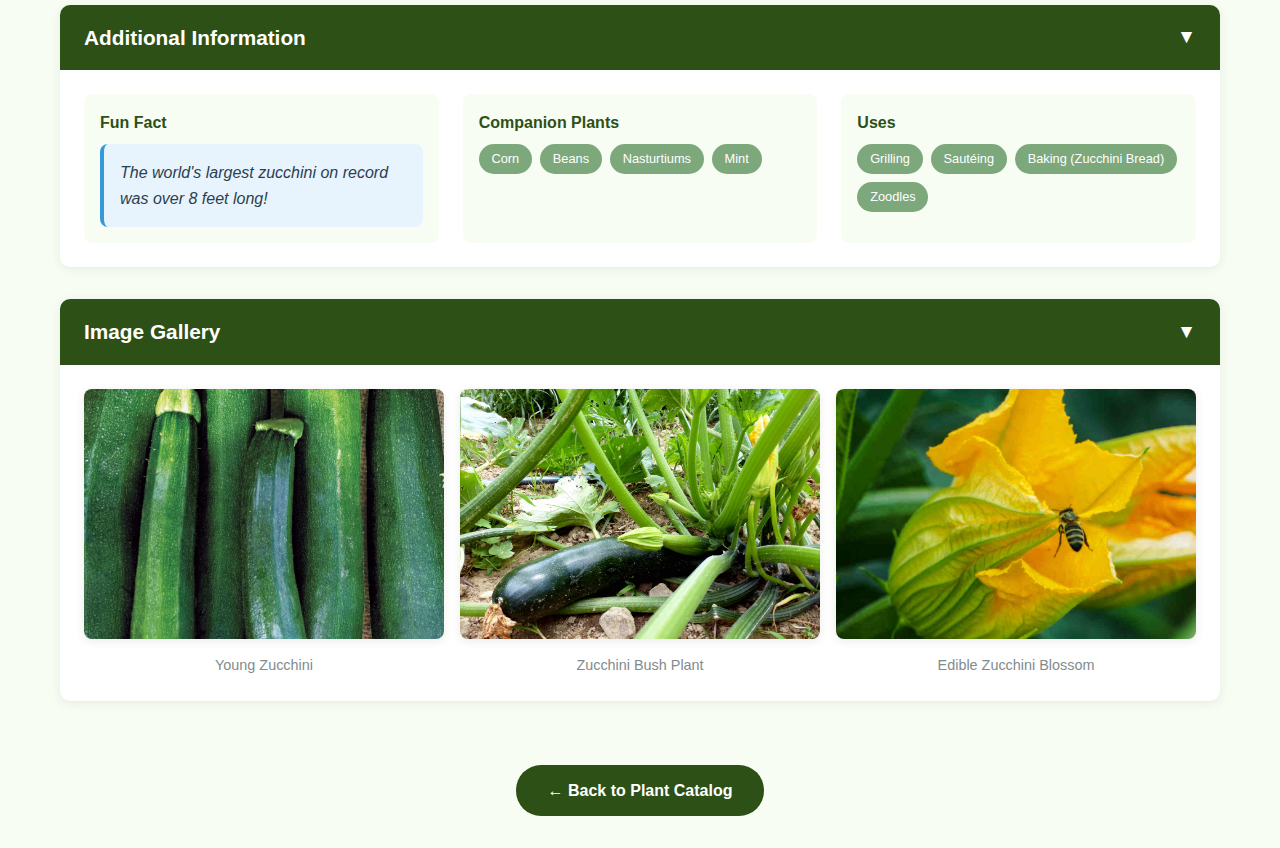
<file: plants/ZUC-BDN-005.html>
<!DOCTYPE html>
<html lang="en">
<head>
    <meta charset="UTF-8">
    <meta name="viewport" content="width=device-width, initial-scale=1.0">
    <title>Zucchini - Black Beauty (ZUC-BDN-005) | Plant Information</title>
    <meta name="description" content="A prolific summer squash with glossy, dark green skin. Best harvested when young and tender for the best flavor and texture.">
    
    <!-- Open Graph meta tags -->
    <meta property="og:title" content="Zucchini - Black Beauty (ZUC-BDN-005)">
    <meta property="og:description" content="A prolific summer squash with glossy, dark green skin. Best harvested when young and tender for the best flavor and texture.">
    <meta property="og:type" content="website">
    <meta property="og:url" content="https://henryvu27.github.io/plants/ZUC-BDN-005">
    <meta property="og:image" content="https://henryvu27.github.io/assets/images/ZUC-BDN-005-fruit.jpg">
    
    <!-- Twitter Card meta tags -->
    <meta name="twitter:card" content="summary_large_image">
    <meta name="twitter:title" content="Zucchini - Black Beauty (ZUC-BDN-005)">
    <meta name="twitter:description" content="A prolific summer squash with glossy, dark green skin.">
    <meta name="twitter:image" content="https://henryvu27.github.io/assets/images/ZUC-BDN-005-fruit.jpg">
    
    <link rel="stylesheet" href="../css/plant-styles.css">
    
    <!-- JSON-LD Structured Data for Unity parsing -->
    <script type="application/ld+json">
    {
      "@context": "https://schema.org",
      "@type": "Product",
      "identifier": "ZUC-BDN-005",
      "name": "Zucchini - Black Beauty",
      "botanicalName": "Cucurbita pepo",
      "variety": "Black Beauty",
      "description": "A prolific summer squash with glossy, dark green skin. Best harvested when young and tender for the best flavor and texture.",
      "plantCare": {
        "sunlight": "Full Sun (6-8 hours/day)",
        "watering": "Needs consistent moisture. Water deeply about an inch per week, directly on the soil.",
        "soil": "Humus-rich, well-drained soil. pH 6.0-7.5.",
        "fertilizing": "Work compost into the soil before planting. A mid-season boost of fertilizer can help if production slows.",
        "idealTemperature": "65-75°F (18-24°C)",
        "spacing": "24-36 inches apart"
      },
      "timeline": {
        "daysToGerminate": "7-14 days",
        "daysToHarvest": "45-55 days",
        "harvestingTips": "Harvest when 6-8 inches long for best quality. The plant will produce more if you harvest frequently. Cut the stem with a knife."
      },
      "health": {
        "commonPests": ["Squash Vine Borers", "Squash Bugs", "Cucumber Beetles"],
        "commonDiseases": ["Powdery Mildew", "Blossom-End Rot"],
        "troubleshooting": "If you have lots of flowers but no fruit, you may have a pollination problem. You can hand-pollinate using a small brush."
      },
      "additionalInfo": {
        "funFact": "The world's largest zucchini on record was over 8 feet long!",
        "companionPlants": ["Corn", "Beans", "Nasturtiums", "Mint"],
        "uses": ["Grilling", "Sautéing", "Baking (Zucchini Bread)", "Zoodles"]
      },
      "image": [
        {
          "url": "../assets/images/ZUC-BDN-005-fruit.jpg",
          "caption": "Young Zucchini"
        },
        {
          "url": "../assets/images/ZUC-BDN-005-plant.jpg",
          "caption": "Zucchini Bush Plant"
        },
        {
          "url": "../assets/images/ZUC-BDN-005-flower.jpg",
          "caption": "Edible Zucchini Blossom"
        }
      ]
    }
    </script>
</head>
<body>
    <header class="plant-header">
        <div class="container">
            <div class="plant-id">ZUC-BDN-005</div>
            <h1>Zucchini</h1>
            <div class="botanical-name">Cucurbita pepo</div>
            <div class="variety">Black Beauty</div>
        </div>
    </header>

    <main class="container">
        <section class="description">
            A prolific summer squash with glossy, dark green skin. Best harvested when young and tender for the best flavor and texture.
        </section>

        <section class="plant-section">
            <div class="section-header" onclick="toggleSection('care')">
                <span>Plant Care</span>
                <span class="toggle-icon">▼</span>
            </div>
            <div class="section-content" id="care">
                <div class="care-grid">
                    <div class="care-item">
                        <div class="care-label">Sunlight</div>
                        <div class="care-value">Full Sun (6-8 hours/day)</div>
                    </div>
                    <div class="care-item">
                        <div class="care-label">Watering</div>
                        <div class="care-value">Needs consistent moisture. Water deeply about an inch per week, directly on the soil.</div>
                    </div>
                    <div class="care-item">
                        <div class="care-label">Soil</div>
                        <div class="care-value">Humus-rich, well-drained soil. pH 6.0-7.5.</div>
                    </div>
                    <div class="care-item">
                        <div class="care-label">Fertilizing</div>
                        <div class="care-value">Work compost into the soil before planting. A mid-season boost of fertilizer can help if production slows.</div>
                    </div>
                    <div class="care-item">
                        <div class="care-label">Temperature</div>
                        <div class="care-value">65-75°F (18-24°C)</div>
                    </div>
                    <div class="care-item">
                        <div class="care-label">Spacing</div>
                        <div class="care-value">24-36 inches apart</div>
                    </div>
                </div>
            </div>
        </section>

        <section class="plant-section">
            <div class="section-header" onclick="toggleSection('timeline')">
                <span>Growing Timeline</span>
                <span class="toggle-icon">▼</span>
            </div>
            <div class="section-content" id="timeline">
                <div class="timeline-grid">
                    <div class="timeline-item">
                        <span class="timeline-number">7-14</span>
                        <div class="timeline-label">Days to Germinate</div>
                    </div>
                    <div class="timeline-item">
                        <span class="timeline-number">45-55</span>
                        <div class="timeline-label">Days to Harvest</div>
                    </div>
                </div>
                <div class="care-item">
                    <div class="care-label">Harvesting Tips</div>
                    <div class="care-value">Harvest when 6-8 inches long for best quality. The plant will produce more if you harvest frequently. Cut the stem with a knife.</div>
                </div>
            </div>
        </section>

        <section class="plant-section">
            <div class="section-header" onclick="toggleSection('health')">
                <span>Health & Troubleshooting</span>
                <span class="toggle-icon">▼</span>
            </div>
            <div class="section-content" id="health">
                <div class="health-category">
                    <h4>Common Pests</h4>
                    <div class="pest-list">
                        <span class="pest-tag">Squash Vine Borers</span>
                        <span class="pest-tag">Squash Bugs</span>
                        <span class="pest-tag">Cucumber Beetles</span>
                    </div>
                </div>
                <div class="health-category">
                    <h4>Common Diseases</h4>
                    <div class="disease-list">
                        <span class="disease-tag">Powdery Mildew</span>
                        <span class="disease-tag">Blossom-End Rot</span>
                    </div>
                </div>
                <div class="health-category">
                    <h4>Troubleshooting</h4>
                    <div class="troubleshooting">
                        If you have lots of flowers but no fruit, you may have a pollination problem. You can hand-pollinate using a small brush.
                    </div>
                </div>
            </div>
        </section>

        <section class="plant-section">
            <div class="section-header" onclick="toggleSection('additional')">
                <span>Additional Information</span>
                <span class="toggle-icon">▼</span>
            </div>
            <div class="section-content" id="additional">
                <div class="additional-grid">
                    <div class="info-block">
                        <h4>Fun Fact</h4>
                        <div class="fun-fact">
                            The world's largest zucchini on record was over 8 feet long!
                        </div>
                    </div>
                    <div class="info-block">
                        <h4>Companion Plants</h4>
                        <div class="companion-plants">
                            <span class="companion-tag">Corn</span>
                            <span class="companion-tag">Beans</span>
                            <span class="companion-tag">Nasturtiums</span>
                            <span class="companion-tag">Mint</span>
                        </div>
                    </div>
                    <div class="info-block">
                        <h4>Uses</h4>
                        <div class="uses">
                            <span class="use-tag">Grilling</span>
                            <span class="use-tag">Sautéing</span>
                            <span class="use-tag">Baking (Zucchini Bread)</span>
                            <span class="use-tag">Zoodles</span>
                        </div>
                    </div>
                </div>
            </div>
        </section>

        <section class="plant-section">
            <div class="section-header" onclick="toggleSection('gallery')">
                <span>Image Gallery</span>
                <span class="toggle-icon">▼</span>
            </div>
            <div class="section-content" id="gallery">
                <div class="image-gallery">
                    <div class="gallery-item">
                        <img src="../assets/images/ZUC-BDN-005-fruit.jpg" alt="Young Zucchini">
                        <div class="gallery-caption">Young Zucchini</div>
                    </div>
                    <div class="gallery-item">
                        <img src="../assets/images/ZUC-BDN-005-plant.jpg" alt="Zucchini Bush Plant">
                        <div class="gallery-caption">Zucchini Bush Plant</div>
                    </div>
                    <div class="gallery-item">
                        <img src="../assets/images/ZUC-BDN-005-flower.jpg" alt="Edible Zucchini Blossom">
                        <div class="gallery-caption">Edible Zucchini Blossom</div>
                    </div>
                </div>
            </div>
        </section>

        <nav class="nav-links">
            <a href="../index.html" class="btn">← Back to Plant Catalog</a>
        </nav>
    </main>

    <script>
        function toggleSection(sectionId) {
            const content = document.getElementById(sectionId);
            const icon = content.previousElementSibling.querySelector('.toggle-icon');
            
            if (content.classList.contains('collapsed')) {
                content.classList.remove('collapsed');
                icon.textContent = '▼';
            } else {
                content.classList.add('collapsed');
                icon.textContent = '▶';
            }
        }
    </script>
</body>
</html>
</file>
<file: css/plant-styles.css>
/* Plant QR Code System Styles */

:root {
  --primary-green: #2d5016;
  --light-green: #4a7c59;
  --accent-green: #7da87b;
  --bg-light: #f8fdf4;
  --text-dark: #2c3e50;
  --text-light: #7f8c8d;
  --border-light: #e8f5e8;
  --shadow: rgba(45, 80, 22, 0.1);
}

* {
  box-sizing: border-box;
  margin: 0;
  padding: 0;
}

body {
  font-family: 'Segoe UI', Tahoma, Geneva, Verdana, sans-serif;
  line-height: 1.6;
  color: var(--text-dark);
  background-color: var(--bg-light);
}

.container {
  max-width: 1200px;
  margin: 0 auto;
  padding: 0 20px;
}

/* Header */
.plant-header {
  background: linear-gradient(135deg, var(--primary-green), var(--light-green));
  color: white;
  padding: 2rem 0;
  margin-bottom: 2rem;
}

.plant-header h1 {
  font-size: 2.5rem;
  margin-bottom: 0.5rem;
  font-weight: 700;
}

.plant-header .botanical-name {
  font-style: italic;
  font-size: 1.2rem;
  opacity: 0.9;
  margin-bottom: 0.5rem;
}

.plant-header .variety {
  background: rgba(255, 255, 255, 0.2);
  padding: 0.3rem 1rem;
  border-radius: 20px;
  font-size: 0.9rem;
  display: inline-block;
}

/* Plant ID Badge */
.plant-id {
  background: var(--accent-green);
  color: white;
  padding: 0.5rem 1rem;
  border-radius: 25px;
  font-weight: bold;
  font-size: 0.9rem;
  display: inline-block;
  margin-bottom: 1rem;
}

/* Description */
.description {
  font-size: 1.1rem;
  line-height: 1.8;
  margin-bottom: 2rem;
  padding: 1.5rem;
  background: white;
  border-radius: 10px;
  box-shadow: 0 2px 10px var(--shadow);
}

/* Section Styling */
.plant-section {
  background: white;
  margin-bottom: 2rem;
  border-radius: 10px;
  overflow: hidden;
  box-shadow: 0 2px 10px var(--shadow);
}

.section-header {
  background: var(--primary-green);
  color: white;
  padding: 1rem 1.5rem;
  font-size: 1.3rem;
  font-weight: 600;
  cursor: pointer;
  display: flex;
  justify-content: space-between;
  align-items: center;
}

.section-header:hover {
  background: var(--light-green);
}

.section-header .toggle-icon {
  font-size: 1.2rem;
  transition: transform 0.3s ease;
}

.section-content {
  padding: 1.5rem;
}

.section-content.collapsed {
  display: none;
}

/* Care Instructions Grid */
.care-grid {
  display: grid;
  grid-template-columns: repeat(auto-fit, minmax(250px, 1fr));
  gap: 1rem;
}

.care-item {
  background: var(--bg-light);
  padding: 1rem;
  border-radius: 8px;
  border-left: 4px solid var(--accent-green);
}

.care-label {
  font-weight: 600;
  color: var(--primary-green);
  margin-bottom: 0.5rem;
  text-transform: uppercase;
  font-size: 0.8rem;
  letter-spacing: 1px;
}

.care-value {
  color: var(--text-dark);
}

/* Timeline */
.timeline-grid {
  display: grid;
  grid-template-columns: repeat(auto-fit, minmax(200px, 1fr));
  gap: 1rem;
}

.timeline-item {
  text-align: center;
  padding: 1rem;
  background: var(--bg-light);
  border-radius: 8px;
}

.timeline-number {
  font-size: 2rem;
  font-weight: bold;
  color: var(--primary-green);
  display: block;
}

.timeline-label {
  font-size: 0.9rem;
  color: var(--text-light);
  margin-top: 0.5rem;
}

/* Health Info */
.health-category {
  margin-bottom: 1.5rem;
}

.health-category h4 {
  color: var(--primary-green);
  margin-bottom: 0.5rem;
  font-size: 1.1rem;
}

.pest-list, .disease-list {
  display: flex;
  flex-wrap: wrap;
  gap: 0.5rem;
  margin-bottom: 1rem;
}

.pest-tag, .disease-tag {
  background: #ff6b6b;
  color: white;
  padding: 0.3rem 0.8rem;
  border-radius: 15px;
  font-size: 0.8rem;
}

.disease-tag {
  background: #ff9f43;
}

.troubleshooting {
  background: #fff5f5;
  padding: 1rem;
  border-radius: 8px;
  border-left: 4px solid #ff6b6b;
}

/* Additional Info */
.additional-grid {
  display: grid;
  grid-template-columns: repeat(auto-fit, minmax(250px, 1fr));
  gap: 1.5rem;
}

.info-block {
  background: var(--bg-light);
  padding: 1rem;
  border-radius: 8px;
}

.info-block h4 {
  color: var(--primary-green);
  margin-bottom: 0.5rem;
}

.companion-plants, .uses {
  display: flex;
  flex-wrap: wrap;
  gap: 0.5rem;
  margin-top: 0.5rem;
}

.companion-tag, .use-tag {
  background: var(--accent-green);
  color: white;
  padding: 0.3rem 0.8rem;
  border-radius: 15px;
  font-size: 0.8rem;
}

.fun-fact {
  background: #e8f4fd;
  padding: 1rem;
  border-radius: 8px;
  border-left: 4px solid #3498db;
  font-style: italic;
}

/* Image Gallery */
.image-gallery {
  display: grid;
  grid-template-columns: repeat(auto-fit, minmax(300px, 1fr));
  gap: 1rem;
}

.gallery-item {
  text-align: center;
}

.gallery-item img {
  width: 100%;
  height: 250px;
  object-fit: cover;
  border-radius: 8px;
  box-shadow: 0 2px 10px var(--shadow);
}

.gallery-caption {
  margin-top: 0.5rem;
  font-size: 0.9rem;
  color: var(--text-light);
}

/* Navigation */
.nav-links {
  text-align: center;
  padding: 2rem 0;
}

.btn {
  background: var(--primary-green);
  color: white;
  padding: 0.8rem 2rem;
  border: none;
  border-radius: 25px;
  text-decoration: none;
  display: inline-block;
  margin: 0 0.5rem;
  font-weight: 600;
  transition: background 0.3s ease;
}

.btn:hover {
  background: var(--light-green);
}

/* Responsive Design */
@media (max-width: 768px) {
  .plant-header h1 {
    font-size: 2rem;
  }
  
  .care-grid {
    grid-template-columns: 1fr;
  }
  
  .timeline-grid {
    grid-template-columns: repeat(auto-fit, minmax(150px, 1fr));
  }
  
  .additional-grid {
    grid-template-columns: 1fr;
  }
  
  .image-gallery {
    grid-template-columns: 1fr;
  }
  
  .container {
    padding: 0 15px;
  }
}

/* Index Page Styles */
.catalog-header {
  text-align: center;
  padding: 3rem 0;
  background: linear-gradient(135deg, var(--primary-green), var(--light-green));
  color: white;
  margin-bottom: 3rem;
}

.catalog-header h1 {
  font-size: 3rem;
  margin-bottom: 1rem;
}

.catalog-header p {
  font-size: 1.2rem;
  opacity: 0.9;
}

.plant-grid {
  display: grid;
  grid-template-columns: repeat(auto-fit, minmax(350px, 1fr));
  gap: 2rem;
  margin-bottom: 3rem;
}

.plant-card {
  background: white;
  border-radius: 15px;
  overflow: hidden;
  box-shadow: 0 5px 20px var(--shadow);
  transition: transform 0.3s ease, box-shadow 0.3s ease;
}

.plant-card:hover {
  transform: translateY(-5px);
  box-shadow: 0 8px 30px var(--shadow);
}

.plant-card-header {
  background: linear-gradient(135deg, var(--light-green), var(--accent-green));
  background-size: cover;
  background-position: center;
  background-repeat: no-repeat;
  color: white;
  padding: 0;
  height: 200px;
  position: relative;
  display: flex;
  align-items: flex-end;
}

.header-overlay {
  background: linear-gradient(to top, rgba(45, 80, 22, 0.8), rgba(45, 80, 22, 0.4));
  width: 100%;
  padding: 1.5rem;
  backdrop-filter: blur(1px);
}

.plant-card h3 {
  font-size: 1.5rem;
  margin-bottom: 0.5rem;
}

.plant-card .botanical {
  font-style: italic;
  opacity: 0.9;
  margin-bottom: 0.5rem;
}

.plant-card .variety {
  background: rgba(255, 255, 255, 0.2);
  padding: 0.3rem 0.8rem;
  border-radius: 15px;
  font-size: 0.8rem;
  display: inline-block;
}

.plant-card-content {
  padding: 1.5rem;
}

.plant-card-footer {
  padding: 1rem 1.5rem;
  background: var(--bg-light);
  text-align: center;
}



/* QR Code Section for Detail Pages */
.qr-section-detail {
  background: white;
  margin: 2rem 0;
  padding: 2rem;
  border-radius: 15px;
  box-shadow: 0 3px 15px var(--shadow);
  border: 1px solid var(--border-light);
}

.qr-container {
  display: flex;
  align-items: center;
  gap: 2rem;
  flex-wrap: wrap;
}

.qr-info {
  flex: 1;
  min-width: 250px;
}

.qr-info h3 {
  color: var(--primary-green);
  margin-bottom: 0.5rem;
  font-size: 1.3rem;
}

.qr-info p {
  color: var(--text-light);
  line-height: 1.6;
}

.qr-display {
  display: flex;
  flex-direction: column;
  align-items: center;
  gap: 0.8rem;
}

.qr-large {
  width: 80px;
  height: 80px;
  border-radius: 8px;
  box-shadow: 0 2px 12px rgba(0, 0, 0, 0.1);
  transition: transform 0.2s ease, box-shadow 0.2s ease;
}

.qr-large:hover {
  transform: scale(1.05);
  box-shadow: 0 6px 25px rgba(0, 0, 0, 0.2);
}

.qr-id {
  background: var(--primary-green);
  color: white;
  padding: 0.4rem 1rem;
  border-radius: 20px;
  font-size: 0.8rem;
  font-weight: 600;
  letter-spacing: 1px;
}

/* Responsive adjustments */
@media (max-width: 768px) {
  .qr-container {
    flex-direction: column;
    text-align: center;
  }
  
  .footer-content {
    flex-direction: column;
    gap: 0.8rem;
  }
  
  .qr-section {
    order: -1;
  }
}

.plant-link {
  background: var(--primary-green);
  color: white;
  padding: 0.8rem 2rem;
  border-radius: 25px;
  text-decoration: none;
  font-weight: 600;
  transition: background 0.3s ease;
}

.plant-link:hover {
  background: var(--light-green);
}

/* Quick Info Styles for Plant Cards */
.quick-info {
  margin-top: 1rem;
  padding-top: 1rem;
  border-top: 1px solid var(--border-light);
}

.info-item {
  margin-bottom: 0.5rem;
  font-size: 0.9rem;
  line-height: 1.4;
}

.info-item strong {
  color: var(--primary-green);
  margin-right: 0.5rem;
}

@media (max-width: 768px) {
  .catalog-header h1 {
    font-size: 2.5rem;
  }
  
  .plant-grid {
    grid-template-columns: 1fr;
  }
}
</file>
